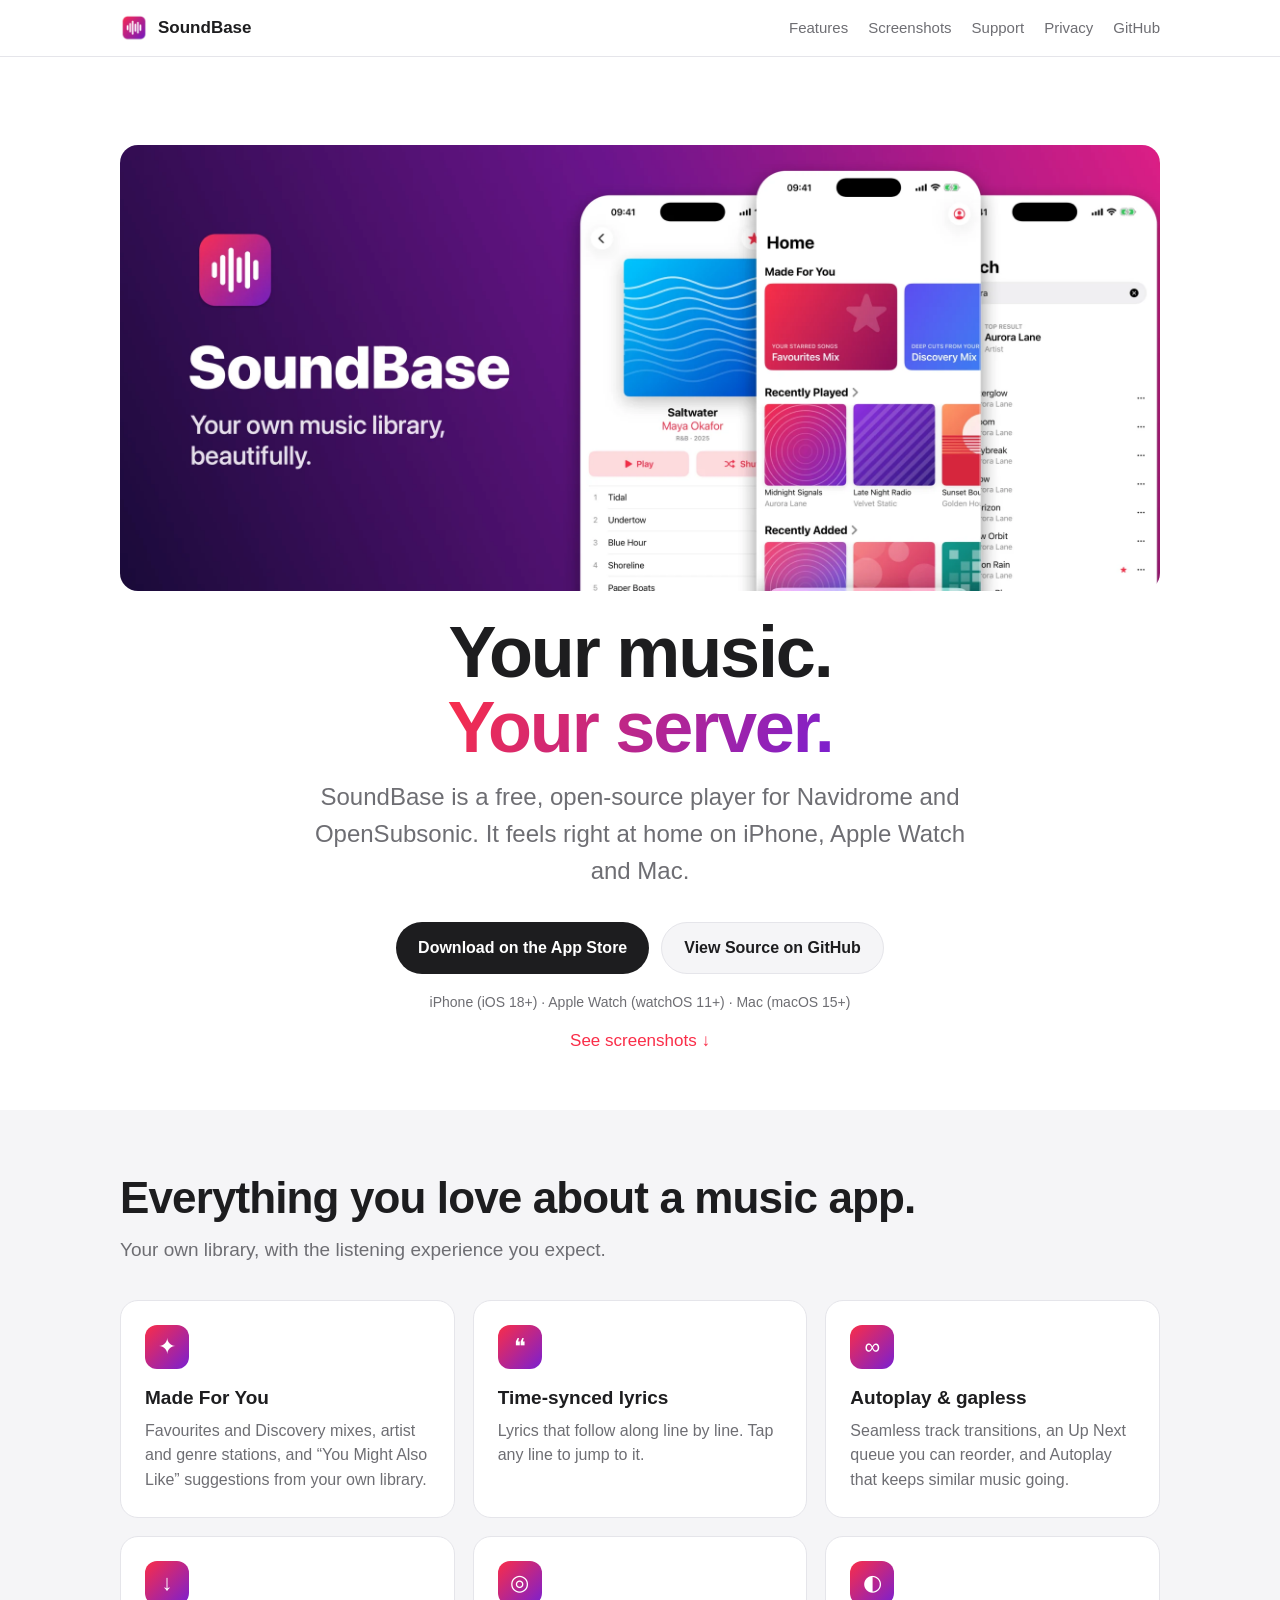
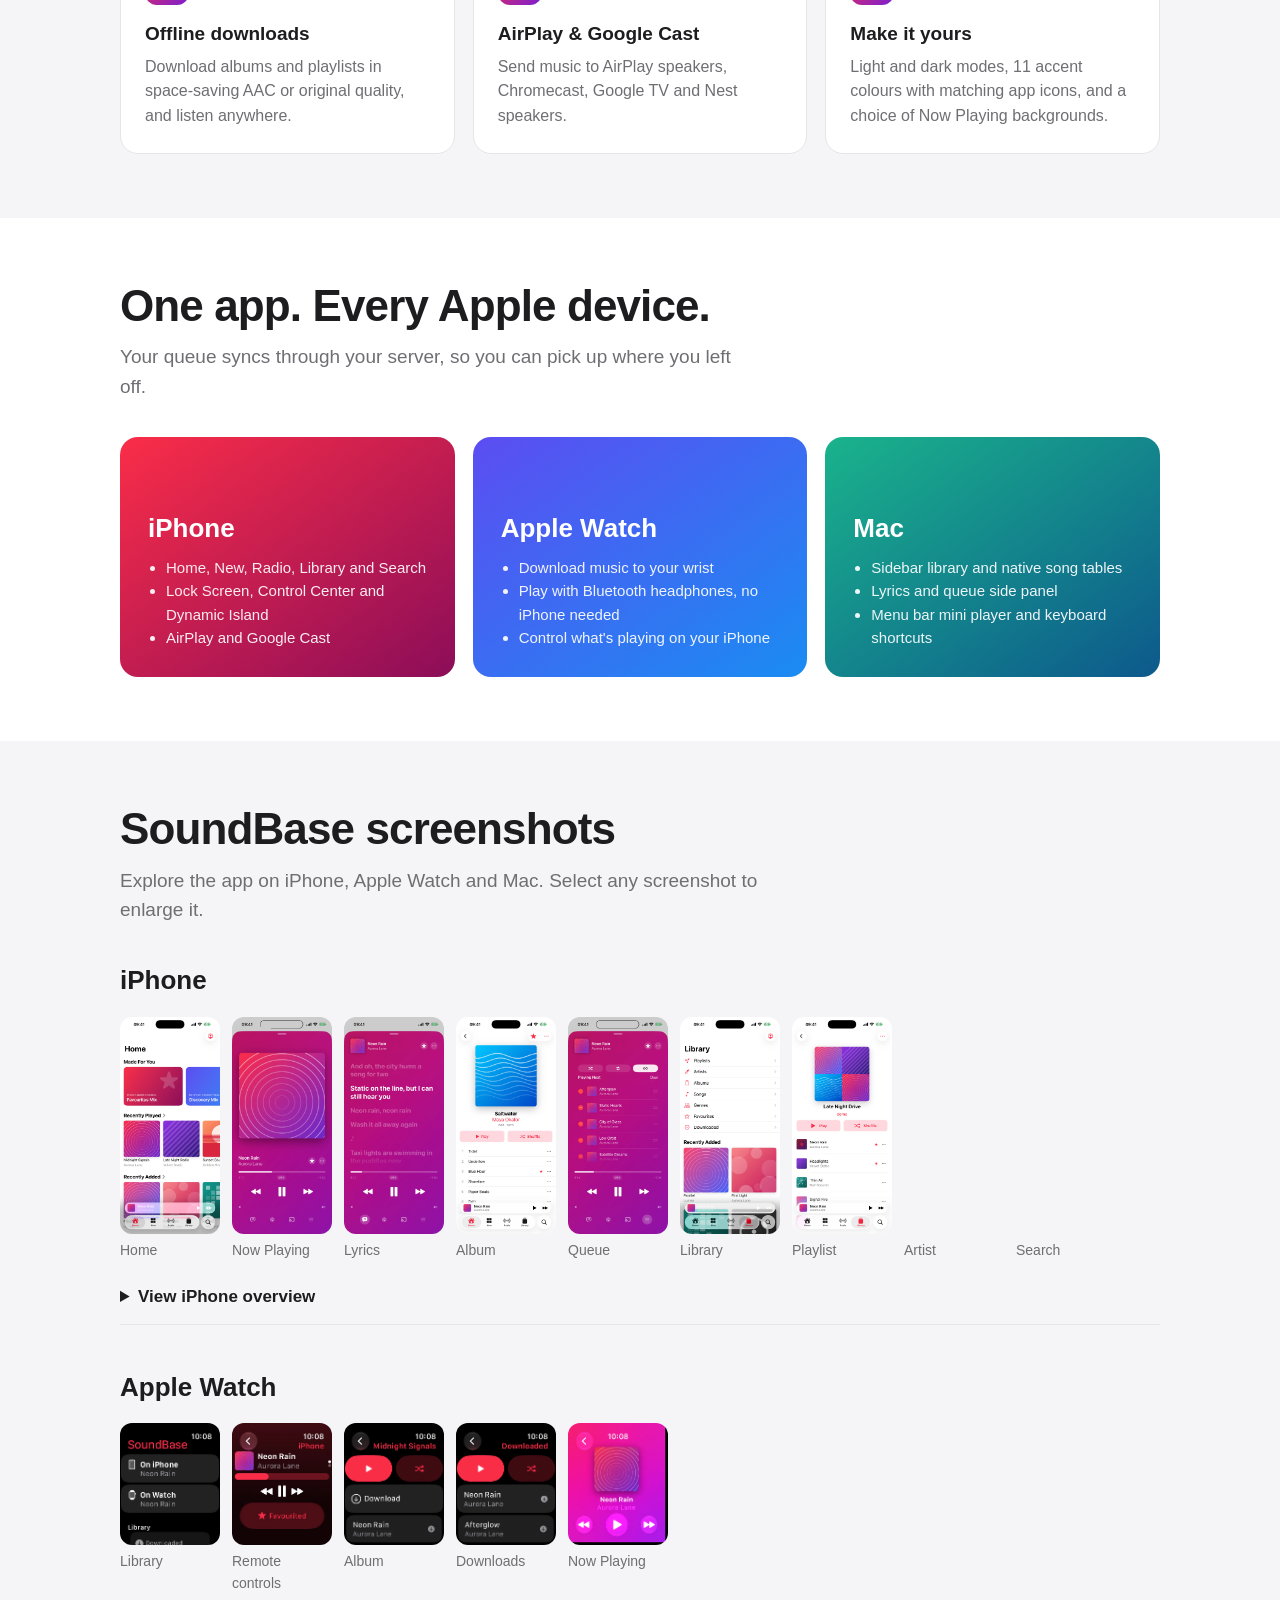
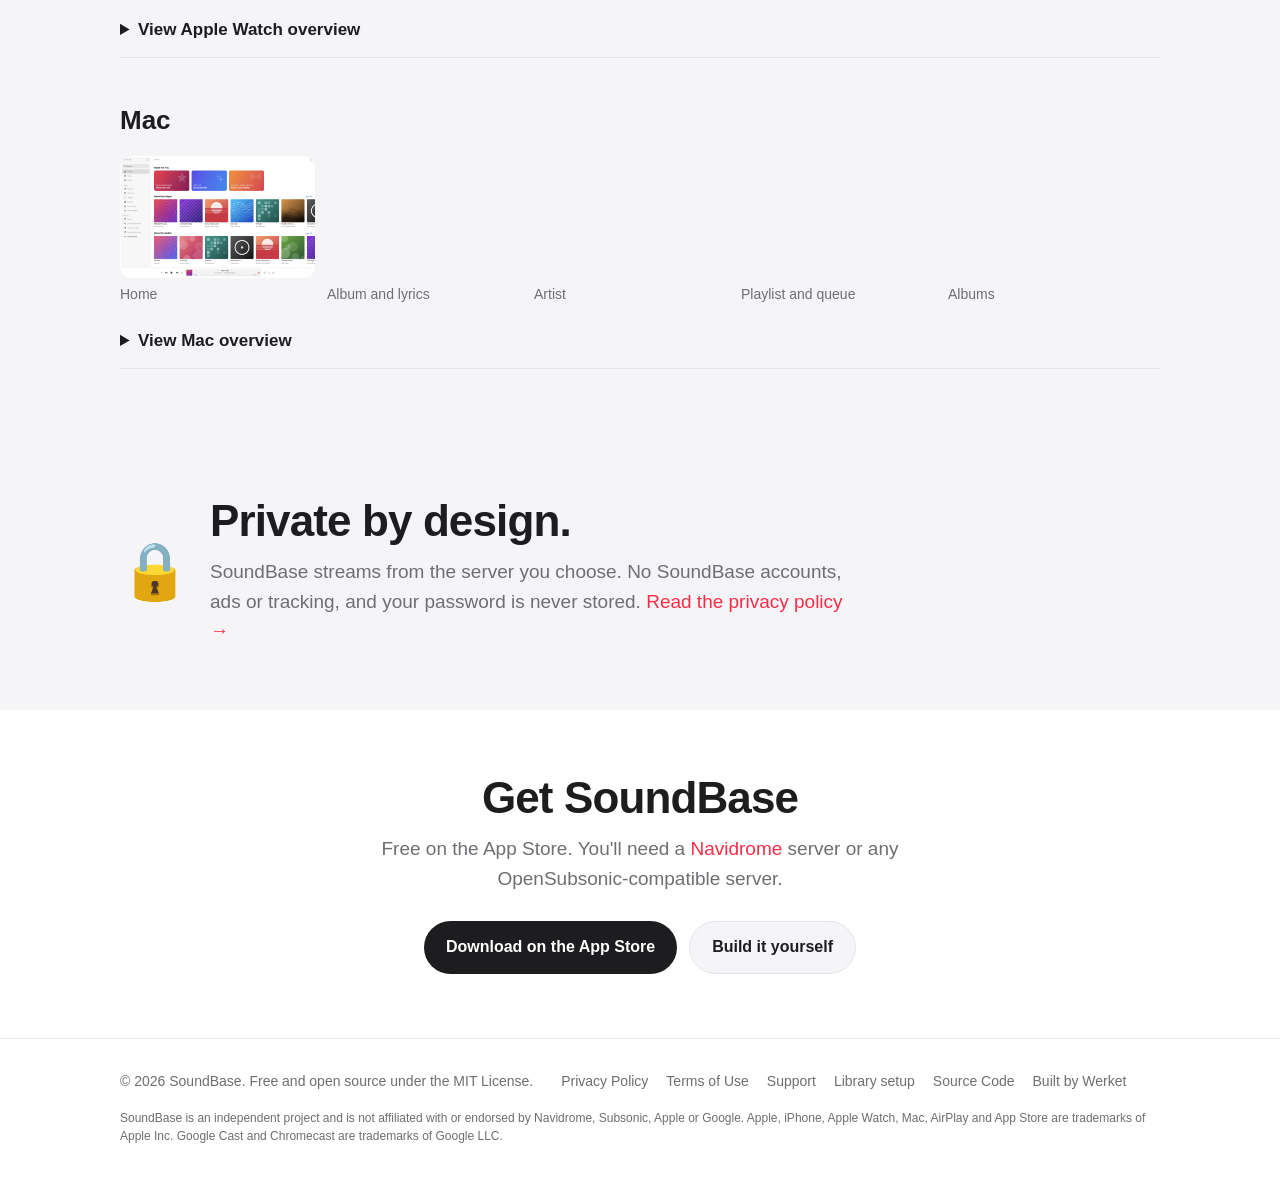
<file: docs/index.html>
<!doctype html>
<html lang="en">
<head>
<meta charset="utf-8">
<meta name="viewport" content="width=device-width, initial-scale=1">
<title>SoundBase — Your Navidrome music, beautifully</title>
<meta name="description" content="A free, open-source music player for Navidrome and OpenSubsonic servers on iPhone, Apple Watch and Mac.">
<meta property="og:title" content="SoundBase — Your Navidrome music, beautifully">
<meta property="og:description" content="A free, open-source music player for Navidrome and OpenSubsonic servers on iPhone, Apple Watch and Mac.">
<meta property="og:type" content="website">
<meta property="og:url" content="https://werket-werk.github.io/SoundBase/">
<meta property="og:image" content="https://werket-werk.github.io/SoundBase/assets/icon.png">
<meta name="twitter:card" content="summary">
<meta name="apple-itunes-app" content="app-id=6832102460">
<link rel="icon" href="assets/favicon.png">
<link rel="apple-touch-icon" href="assets/icon.png">
<link rel="stylesheet" href="assets/style.css?v=promo-images">
</head>
<body>
<header class="nav"><div class="wrap">
  <a class="brand" href="index.html"><img src="assets/icon.png" alt="">SoundBase</a>
  <nav class="links">
    <a href="index.html#features" class="hide-sm">Features</a>
    <a href="index.html#screenshots" class="hide-sm">Screenshots</a>
    <a href="support.html">Support</a>
    <a href="privacy.html">Privacy</a>
    <a href="https://github.com/werket-werk/SoundBase">GitHub</a>
  </nav>
</div></header>
<main>

<section class="hero"><div class="wrap">
  <img class="hero-banner" src="assets/screenshots/header.webp" width="2160" height="926" alt="SoundBase. Your own music library, beautifully. Preview of Album, Home and Search on iPhone." fetchpriority="high">
  <h1>Your music.<br><span>Your server.</span></h1>
  <p class="lede">SoundBase is a free, open-source player for Navidrome and OpenSubsonic. It feels right at home on iPhone, Apple Watch and Mac.</p>
  <div class="buttons">
    <a class="btn primary" href="https://apps.apple.com/app/id6832102460">Download on the App Store</a>
    <a class="btn secondary" href="https://github.com/werket-werk/SoundBase">View Source on GitHub</a>
  </div>
  <p class="platforms">iPhone (iOS 18+) · Apple Watch (watchOS 11+) · Mac (macOS 15+)</p>
  <a href="#screenshots">See screenshots ↓</a>
</div></section>

<section id="features" class="soft"><div class="wrap">
  <h2>Everything you love about a music app.</h2>
  <p class="section-lede">Your own library, with the listening experience you expect.</p>
  <div class="grid">
    <div class="card"><div class="ico">✦</div><h3>Made For You</h3><p>Favourites and Discovery mixes, artist and genre stations, and “You Might Also Like” suggestions from your own library.</p></div>
    <div class="card"><div class="ico">❝</div><h3>Time-synced lyrics</h3><p>Lyrics that follow along line by line. Tap any line to jump to it.</p></div>
    <div class="card"><div class="ico">∞</div><h3>Autoplay &amp; gapless</h3><p>Seamless track transitions, an Up Next queue you can reorder, and Autoplay that keeps similar music going.</p></div>
    <div class="card"><div class="ico">↓</div><h3>Offline downloads</h3><p>Download albums and playlists in space-saving AAC or original quality, and listen anywhere.</p></div>
    <div class="card"><div class="ico">◎</div><h3>AirPlay &amp; Google Cast</h3><p>Send music to AirPlay speakers, Chromecast, Google TV and Nest speakers.</p></div>
    <div class="card"><div class="ico">◐</div><h3>Make it yours</h3><p>Light and dark modes, 11 accent colours with matching app icons, and a choice of Now Playing backgrounds.</p></div>
  </div>
</div></section>

<section><div class="wrap">
  <h2>One app. Every Apple device.</h2>
  <p class="section-lede">Your queue syncs through your server, so you can pick up where you left off.</p>
  <div class="devices">
    <div class="device phone"><h3>iPhone</h3><ul><li>Home, New, Radio, Library and Search</li><li>Lock Screen, Control Center and Dynamic Island</li><li>AirPlay and Google Cast</li></ul></div>
    <div class="device watch"><h3>Apple Watch</h3><ul><li>Download music to your wrist</li><li>Play with Bluetooth headphones, no iPhone needed</li><li>Control what's playing on your iPhone</li></ul></div>
    <div class="device mac"><h3>Mac</h3><ul><li>Sidebar library and native song tables</li><li>Lyrics and queue side panel</li><li>Menu bar mini player and keyboard shortcuts</li></ul></div>
  </div>
</div></section>

<section id="screenshots" class="soft"><div class="wrap">
  <h2>SoundBase screenshots</h2>
  <p class="section-lede">Explore the app on iPhone, Apple Watch and Mac. Select any screenshot to enlarge it.</p>
  <div class="screenshot-group">
    <h3>iPhone</h3>
    <div class="screenshot-grid screenshot-iphone">
      <figure>
        <a href="assets/screenshots/iphone/01-home.webp" aria-label="Enlarge Home on iPhone"><img src="assets/screenshots/iphone/01-home.webp" width="1320" height="2868" alt="Home on iPhone" loading="lazy" decoding="async"></a>
        <figcaption>Home</figcaption>
      </figure>
      <figure>
        <a href="assets/screenshots/iphone/02-now-playing.webp" aria-label="Enlarge Now Playing on iPhone"><img src="assets/screenshots/iphone/02-now-playing.webp" width="1320" height="2868" alt="Now Playing on iPhone" loading="lazy" decoding="async"></a>
        <figcaption>Now Playing</figcaption>
      </figure>
      <figure>
        <a href="assets/screenshots/iphone/03-lyrics.webp" aria-label="Enlarge Lyrics on iPhone"><img src="assets/screenshots/iphone/03-lyrics.webp" width="1320" height="2868" alt="Lyrics on iPhone" loading="lazy" decoding="async"></a>
        <figcaption>Lyrics</figcaption>
      </figure>
      <figure>
        <a href="assets/screenshots/iphone/04-album.webp" aria-label="Enlarge Album on iPhone"><img src="assets/screenshots/iphone/04-album.webp" width="1320" height="2868" alt="Album on iPhone" loading="lazy" decoding="async"></a>
        <figcaption>Album</figcaption>
      </figure>
      <figure>
        <a href="assets/screenshots/iphone/05-queue.webp" aria-label="Enlarge Queue on iPhone"><img src="assets/screenshots/iphone/05-queue.webp" width="1320" height="2868" alt="Queue on iPhone" loading="lazy" decoding="async"></a>
        <figcaption>Queue</figcaption>
      </figure>
      <figure>
        <a href="assets/screenshots/iphone/06-library.webp" aria-label="Enlarge Library on iPhone"><img src="assets/screenshots/iphone/06-library.webp" width="1320" height="2868" alt="Library on iPhone" loading="lazy" decoding="async"></a>
        <figcaption>Library</figcaption>
      </figure>
      <figure>
        <a href="assets/screenshots/iphone/07-playlist.webp" aria-label="Enlarge Playlist on iPhone"><img src="assets/screenshots/iphone/07-playlist.webp" width="1320" height="2868" alt="Playlist on iPhone" loading="lazy" decoding="async"></a>
        <figcaption>Playlist</figcaption>
      </figure>
      <figure>
        <a href="assets/screenshots/iphone/08-artist.webp" aria-label="Enlarge Artist on iPhone"><img src="assets/screenshots/iphone/08-artist.webp" width="1320" height="2868" alt="Artist on iPhone" loading="lazy" decoding="async"></a>
        <figcaption>Artist</figcaption>
      </figure>
      <figure>
        <a href="assets/screenshots/iphone/09-search.webp" aria-label="Enlarge Search on iPhone"><img src="assets/screenshots/iphone/09-search.webp" width="1320" height="2868" alt="Search on iPhone" loading="lazy" decoding="async"></a>
        <figcaption>Search</figcaption>
      </figure>
    </div>
    <details class="screenshot-overview">
      <summary>View iPhone overview</summary>
      <a href="assets/screenshots/search-results.webp" aria-label="Enlarge iPhone overview"><img src="assets/screenshots/search-results.webp" width="2160" height="1440" alt="SoundBase on iPhone showing the Saltwater album, Home and search results for Aurora Lane" loading="lazy" decoding="async"></a>
    </details>
  </div>
  <div class="screenshot-group">
    <h3>Apple Watch</h3>
    <div class="screenshot-grid screenshot-watch">
      <figure>
        <a href="assets/screenshots/watch/01-library.webp" aria-label="Enlarge Library on Apple Watch"><img src="assets/screenshots/watch/01-library.webp" width="422" height="514" alt="Library on Apple Watch" loading="lazy" decoding="async"></a>
        <figcaption>Library</figcaption>
      </figure>
      <figure>
        <a href="assets/screenshots/watch/02-remote.webp" aria-label="Enlarge Remote controls on Apple Watch"><img src="assets/screenshots/watch/02-remote.webp" width="422" height="514" alt="Remote controls on Apple Watch" loading="lazy" decoding="async"></a>
        <figcaption>Remote controls</figcaption>
      </figure>
      <figure>
        <a href="assets/screenshots/watch/03-album.webp" aria-label="Enlarge Album on Apple Watch"><img src="assets/screenshots/watch/03-album.webp" width="422" height="514" alt="Album on Apple Watch" loading="lazy" decoding="async"></a>
        <figcaption>Album</figcaption>
      </figure>
      <figure>
        <a href="assets/screenshots/watch/04-downloaded.webp" aria-label="Enlarge Downloads on Apple Watch"><img src="assets/screenshots/watch/04-downloaded.webp" width="422" height="514" alt="Downloads on Apple Watch" loading="lazy" decoding="async"></a>
        <figcaption>Downloads</figcaption>
      </figure>
      <figure>
        <a href="assets/screenshots/watch/05-now-playing.webp" aria-label="Enlarge Now Playing on Apple Watch"><img src="assets/screenshots/watch/05-now-playing.webp" width="422" height="514" alt="Now Playing on Apple Watch" loading="lazy" decoding="async"></a>
        <figcaption>Now Playing</figcaption>
      </figure>
    </div>
    <details class="screenshot-overview">
      <summary>View Apple Watch overview</summary>
      <a href="assets/screenshots/watch-overview.webp" aria-label="Enlarge Apple Watch overview"><img src="assets/screenshots/watch-overview.webp" width="2110" height="514" alt="Combined preview of SoundBase on Apple Watch" loading="lazy" decoding="async"></a>
    </details>
  </div>
  <div class="screenshot-group">
    <h3>Mac</h3>
    <div class="screenshot-grid screenshot-mac">
      <figure>
        <a href="assets/screenshots/mac/01-home.webp" aria-label="Enlarge Home on Mac"><img src="assets/screenshots/mac/01-home.webp" width="2880" height="1800" alt="Home on Mac" loading="lazy" decoding="async"></a>
        <figcaption>Home</figcaption>
      </figure>
      <figure>
        <a href="assets/screenshots/mac/02-album-lyrics.webp" aria-label="Enlarge Album and lyrics on Mac"><img src="assets/screenshots/mac/02-album-lyrics.webp" width="2880" height="1800" alt="Album and lyrics on Mac" loading="lazy" decoding="async"></a>
        <figcaption>Album and lyrics</figcaption>
      </figure>
      <figure>
        <a href="assets/screenshots/mac/03-artist.webp" aria-label="Enlarge Artist on Mac"><img src="assets/screenshots/mac/03-artist.webp" width="2880" height="1800" alt="Artist on Mac" loading="lazy" decoding="async"></a>
        <figcaption>Artist</figcaption>
      </figure>
      <figure>
        <a href="assets/screenshots/mac/04-playlist-queue.webp" aria-label="Enlarge Playlist and queue on Mac"><img src="assets/screenshots/mac/04-playlist-queue.webp" width="2880" height="1800" alt="Playlist and queue on Mac" loading="lazy" decoding="async"></a>
        <figcaption>Playlist and queue</figcaption>
      </figure>
      <figure>
        <a href="assets/screenshots/mac/05-albums.webp" aria-label="Enlarge Albums on Mac"><img src="assets/screenshots/mac/05-albums.webp" width="2880" height="1800" alt="Albums on Mac" loading="lazy" decoding="async"></a>
        <figcaption>Albums</figcaption>
      </figure>
    </div>
    <details class="screenshot-overview">
      <summary>View Mac overview</summary>
      <a href="assets/screenshots/mac-overview.webp" aria-label="Enlarge Mac overview"><img src="assets/screenshots/mac-overview.webp" width="1920" height="1200" alt="Combined preview of SoundBase on Mac" loading="lazy" decoding="async"></a>
    </details>
  </div>
</div></section>

<dialog id="screenshot-viewer" aria-labelledby="screenshot-viewer-title">
  <div class="viewer-toolbar">
    <span id="screenshot-viewer-title">SoundBase screenshots</span>
    <form method="dialog"><button type="submit" aria-label="Close screenshot" autofocus>×</button></form>
  </div>
  <div class="viewer-stage"><img alt="" draggable="false"></div>
  <div class="viewer-controls">
    <button type="button" data-step="-1" aria-label="Previous screenshot">←</button>
    <div class="viewer-caption" aria-live="polite" aria-atomic="true">
      <span class="viewer-name"></span>
      <span class="viewer-count"></span>
    </div>
    <button type="button" data-step="1" aria-label="Next screenshot">→</button>
  </div>
</dialog>
<script src="assets/gallery.js?v=0e96cab9c519" defer></script>

<section class="soft"><div class="wrap privacy-banner">
  <div class="big">🔒</div>
  <div>
    <h2>Private by design.</h2>
    <p class="section-lede" style="margin:0">SoundBase streams from the server you choose. No SoundBase accounts, ads or tracking, and your password is never stored. <a href="privacy.html">Read the privacy policy →</a></p>
  </div>
</div></section>

<section id="download"><div class="wrap" style="text-align:center">
  <h2>Get SoundBase</h2>
  <p class="section-lede" style="margin:0 auto 28px">Free on the App Store. You'll need a <a href="https://www.navidrome.org">Navidrome</a> server or any OpenSubsonic-compatible server.</p>
  <div class="buttons">
    <a class="btn primary" href="https://apps.apple.com/app/id6832102460">Download on the App Store</a>
    <a class="btn secondary" href="https://github.com/werket-werk/SoundBase">Build it yourself</a>
  </div>
</div></section>

</main>
<footer><div class="wrap">
  <span>© 2026 SoundBase. Free and open source under the MIT License.</span>
  <span class="links"><a href="privacy.html">Privacy Policy</a><a href="terms.html">Terms of Use</a><a href="support.html">Support</a><a href="library-setup.html">Library setup</a><a href="https://github.com/werket-werk/SoundBase">Source Code</a><a href="https://werket.com.au">Built by Werket</a></span>
  <span class="fine">SoundBase is an independent project and is not affiliated with or endorsed by Navidrome, Subsonic, Apple or Google. Apple, iPhone, Apple Watch, Mac, AirPlay and App Store are trademarks of Apple Inc. Google Cast and Chromecast are trademarks of Google LLC.</span>
</div></footer>
</body>
</html>
</file>
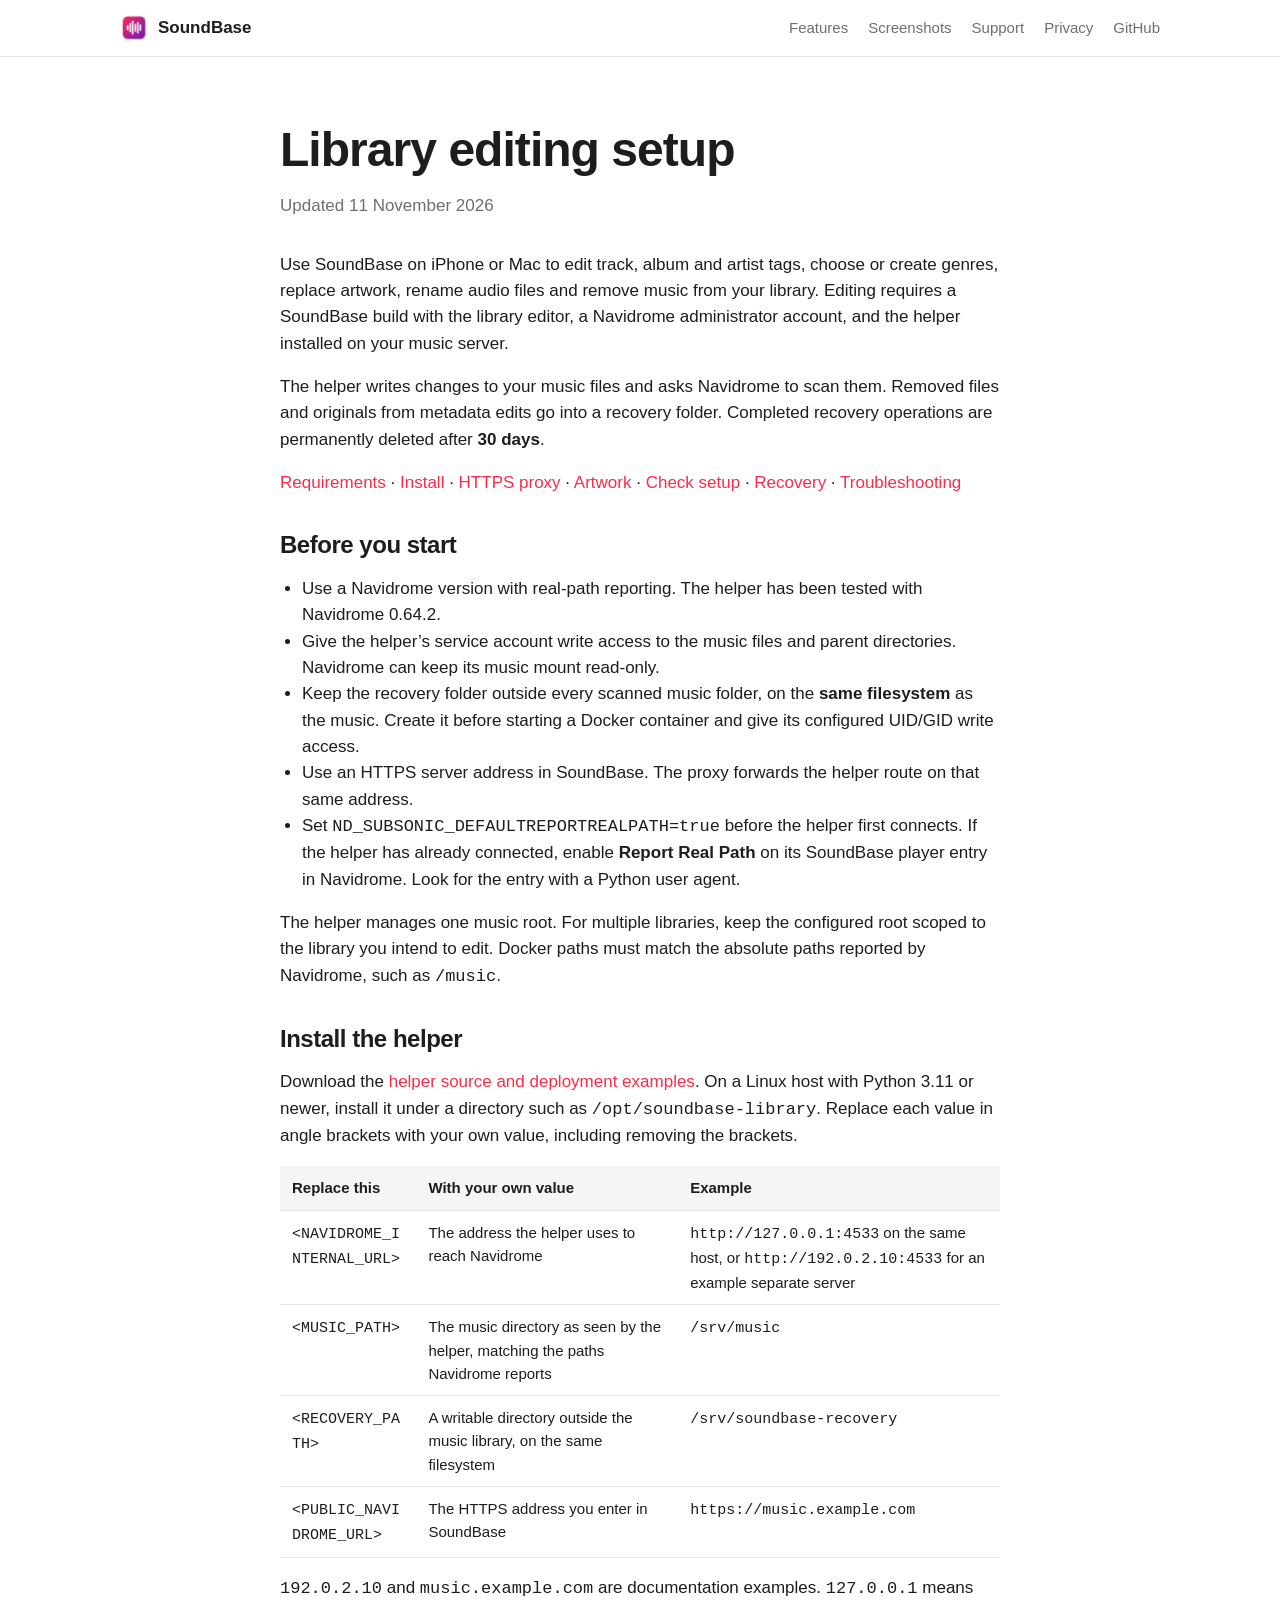
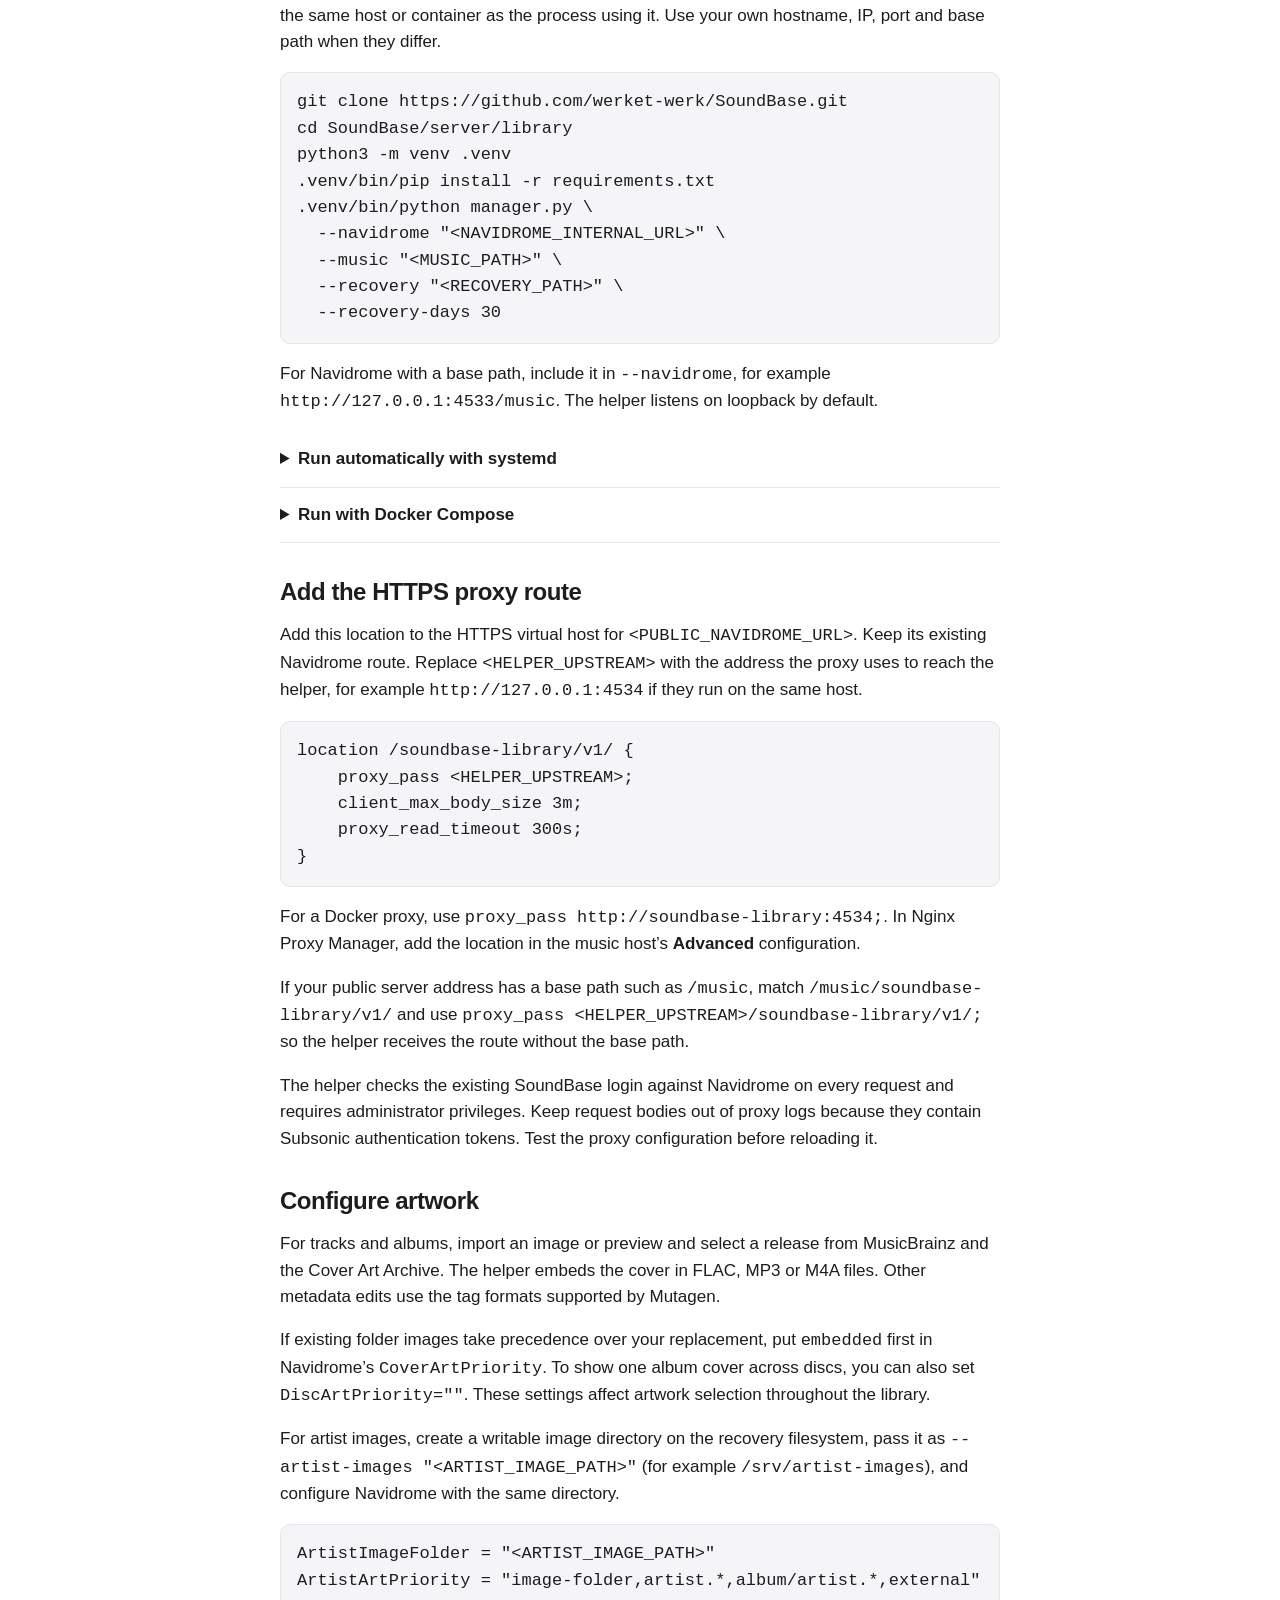
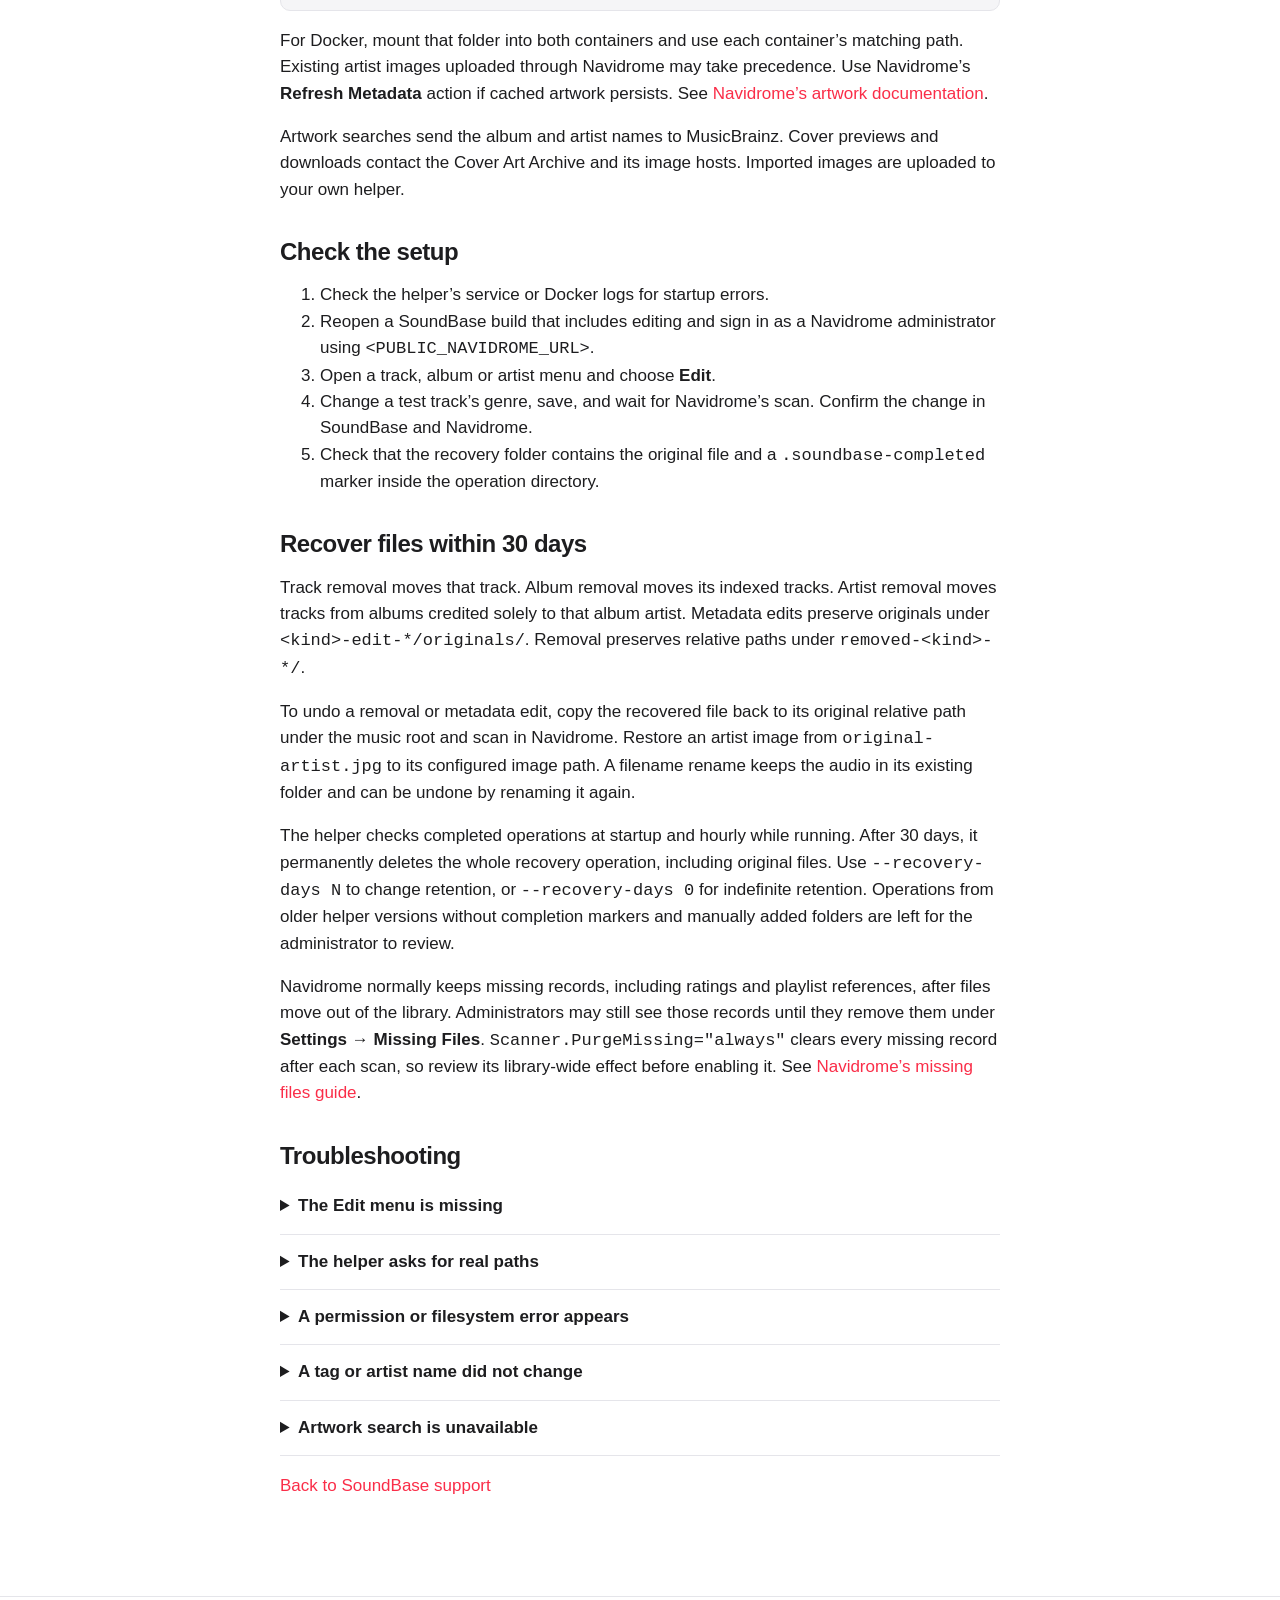
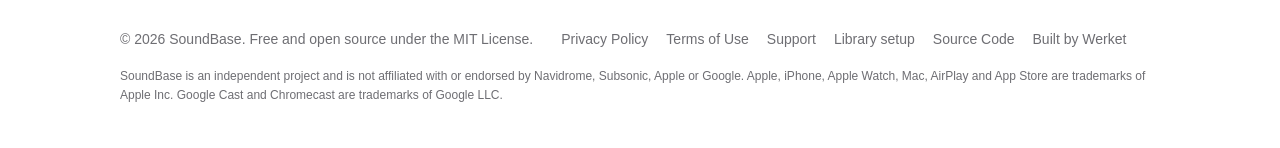
<file: docs/library-setup.html>
<!doctype html>
<html lang="en">
<head>
<meta charset="utf-8">
<meta name="viewport" content="width=device-width, initial-scale=1">
<title>Library editing setup — SoundBase</title>
<meta name="description" content="Install the SoundBase Navidrome helper, configure artwork and recover files for 30 days.">
<meta property="og:title" content="Library editing setup — SoundBase">
<meta property="og:description" content="Install the SoundBase Navidrome helper, configure artwork and recover files for 30 days.">
<meta property="og:image" content="assets/icon.png">
<link rel="icon" href="assets/favicon.png">
<link rel="apple-touch-icon" href="assets/icon.png">
<link rel="stylesheet" href="assets/style.css?v=e8a472062307">
</head>
<body>
<header class="nav"><div class="wrap">
  <a class="brand" href="index.html"><img src="assets/icon.png" alt="">SoundBase</a>
  <nav class="links">
    <a href="index.html#features" class="hide-sm">Features</a>
    <a href="index.html#screenshots" class="hide-sm">Screenshots</a>
    <a href="support.html">Support</a>
    <a href="privacy.html">Privacy</a>
    <a href="https://github.com/werket-werk/SoundBase">GitHub</a>
  </nav>
</div></header>
<main>

<article class="doc"><div class="wrap">
<h1>Library editing setup</h1>
<p class="updated">Updated 11 November 2026</p>
<p>Use SoundBase on iPhone or Mac to edit track, album and artist tags, choose or create genres, replace artwork, rename audio files and remove music from your library. Editing requires a SoundBase build with the library editor, a Navidrome administrator account, and the helper installed on your music server.</p>
<p>The helper writes changes to your music files and asks Navidrome to scan them. Removed files and originals from metadata edits go into a recovery folder. Completed recovery operations are permanently deleted after <strong>30 days</strong>.</p>
<nav aria-label="On this page"><a href="#requirements">Requirements</a> · <a href="#install">Install</a> · <a href="#proxy">HTTPS proxy</a> · <a href="#artwork">Artwork</a> · <a href="#verify">Check setup</a> · <a href="#recovery">Recovery</a> · <a href="#troubleshooting">Troubleshooting</a></nav>

<h2 id="requirements">Before you start</h2>
<ul>
<li>Use a Navidrome version with real-path reporting. The helper has been tested with Navidrome 0.64.2.</li>
<li>Give the helper’s service account write access to the music files and parent directories. Navidrome can keep its music mount read-only.</li>
<li>Keep the recovery folder outside every scanned music folder, on the <strong>same filesystem</strong> as the music. Create it before starting a Docker container and give its configured UID/GID write access.</li>
<li>Use an HTTPS server address in SoundBase. The proxy forwards the helper route on that same address.</li>
<li>Set <code>ND_SUBSONIC_DEFAULTREPORTREALPATH=true</code> before the helper first connects. If the helper has already connected, enable <strong>Report Real Path</strong> on its SoundBase player entry in Navidrome. Look for the entry with a Python user agent.</li>
</ul>
<p>The helper manages one music root. For multiple libraries, keep the configured root scoped to the library you intend to edit. Docker paths must match the absolute paths reported by Navidrome, such as <code>/music</code>.</p>

<h2 id="install">Install the helper</h2>
<p>Download the <a href="https://github.com/werket-werk/SoundBase/tree/main/server/library">helper source and deployment examples</a>. On a Linux host with Python 3.11 or newer, install it under a directory such as <code>/opt/soundbase-library</code>. Replace each value in angle brackets with your own value, including removing the brackets.</p>
<table>
  <thead><tr><th>Replace this</th><th>With your own value</th><th>Example</th></tr></thead>
  <tbody>
    <tr><td><code>&lt;NAVIDROME_INTERNAL_URL&gt;</code></td><td>The address the helper uses to reach Navidrome</td><td><code>http://127.0.0.1:4533</code> on the same host, or <code>http://192.0.2.10:4533</code> for an example separate server</td></tr>
    <tr><td><code>&lt;MUSIC_PATH&gt;</code></td><td>The music directory as seen by the helper, matching the paths Navidrome reports</td><td><code>/srv/music</code></td></tr>
    <tr><td><code>&lt;RECOVERY_PATH&gt;</code></td><td>A writable directory outside the music library, on the same filesystem</td><td><code>/srv/soundbase-recovery</code></td></tr>
    <tr><td><code>&lt;PUBLIC_NAVIDROME_URL&gt;</code></td><td>The HTTPS address you enter in SoundBase</td><td><code>https://music.example.com</code></td></tr>
  </tbody>
</table>
<p><code>192.0.2.10</code> and <code>music.example.com</code> are documentation examples. <code>127.0.0.1</code> means the same host or container as the process using it. Use your own hostname, IP, port and base path when they differ.</p>
<pre><code>git clone https://github.com/werket-werk/SoundBase.git
cd SoundBase/server/library
python3 -m venv .venv
.venv/bin/pip install -r requirements.txt
.venv/bin/python manager.py \
  --navidrome "&lt;NAVIDROME_INTERNAL_URL&gt;" \
  --music "&lt;MUSIC_PATH&gt;" \
  --recovery "&lt;RECOVERY_PATH&gt;" \
  --recovery-days 30</code></pre>
<p>For Navidrome with a base path, include it in <code>--navidrome</code>, for example <code>http://127.0.0.1:4533/music</code>. The helper listens on loopback by default.</p>
<details><summary>Run automatically with systemd</summary>
<p>Place the helper files and virtual environment in <code>/opt/soundbase-library</code>. Replace <code>&lt;SERVICE_USER&gt;</code> and <code>&lt;SERVICE_GROUP&gt;</code> with the account and group that can write your files, for example <code>music</code>. Replace <code>&lt;HELPER_DIR&gt;</code> with the installation directory, for example <code>/opt/soundbase-library</code>. Save this as <code>/etc/systemd/system/soundbase-library.service</code>.</p>
<pre><code>[Unit]
Description=SoundBase library helper
After=network-online.target
Wants=network-online.target

[Service]
User=&lt;SERVICE_USER&gt;
Group=&lt;SERVICE_GROUP&gt;
WorkingDirectory=&lt;HELPER_DIR&gt;
ExecStart=&lt;HELPER_DIR&gt;/.venv/bin/python "&lt;HELPER_DIR&gt;/manager.py" --navidrome "&lt;NAVIDROME_INTERNAL_URL&gt;" --music "&lt;MUSIC_PATH&gt;" --recovery "&lt;RECOVERY_PATH&gt;" --recovery-days 30
Restart=on-failure

[Install]
WantedBy=multi-user.target</code></pre>
<pre><code>sudo systemctl enable --now soundbase-library
systemctl status soundbase-library</code></pre>
</details>
<details><summary>Run with Docker Compose</summary>
<p>Use <code>Dockerfile</code> and <code>compose.example.yml</code> from the helper directory. Replace the sample host paths on the left side of the volume mounts. Set the container music path to the path Navidrome reports, and match the helper’s <code>--music</code> argument to it. Use your service account’s UID/GID instead of the sample <code>1000:1000</code> and your Docker network name instead of <code>music</code>. Put Navidrome, the helper and the HTTPS proxy on that network.</p>
<pre><code>docker compose -f compose.example.yml up -d --build
docker compose -f compose.example.yml logs soundbase-library</code></pre>
<p>The example binds inside the container and publishes no host port. Point the proxy at <code>http://soundbase-library:4534</code>. The Navidrome URL becomes <code>http://navidrome:4533</code> when that is its container name.</p>
</details>

<h2 id="proxy">Add the HTTPS proxy route</h2>
<p>Add this location to the HTTPS virtual host for <code>&lt;PUBLIC_NAVIDROME_URL&gt;</code>. Keep its existing Navidrome route. Replace <code>&lt;HELPER_UPSTREAM&gt;</code> with the address the proxy uses to reach the helper, for example <code>http://127.0.0.1:4534</code> if they run on the same host.</p>
<pre><code>location /soundbase-library/v1/ {
    proxy_pass &lt;HELPER_UPSTREAM&gt;;
    client_max_body_size 3m;
    proxy_read_timeout 300s;
}</code></pre>
<p>For a Docker proxy, use <code>proxy_pass http://soundbase-library:4534;</code>. In Nginx Proxy Manager, add the location in the music host’s <strong>Advanced</strong> configuration.</p>
<p>If your public server address has a base path such as <code>/music</code>, match <code>/music/soundbase-library/v1/</code> and use <code>proxy_pass &lt;HELPER_UPSTREAM&gt;/soundbase-library/v1/;</code> so the helper receives the route without the base path.</p>
<p>The helper checks the existing SoundBase login against Navidrome on every request and requires administrator privileges. Keep request bodies out of proxy logs because they contain Subsonic authentication tokens. Test the proxy configuration before reloading it.</p>

<h2 id="artwork">Configure artwork</h2>
<p>For tracks and albums, import an image or preview and select a release from MusicBrainz and the Cover Art Archive. The helper embeds the cover in FLAC, MP3 or M4A files. Other metadata edits use the tag formats supported by Mutagen.</p>
<p>If existing folder images take precedence over your replacement, put <code>embedded</code> first in Navidrome’s <code>CoverArtPriority</code>. To show one album cover across discs, you can also set <code>DiscArtPriority=""</code>. These settings affect artwork selection throughout the library.</p>
<p>For artist images, create a writable image directory on the recovery filesystem, pass it as <code>--artist-images "&lt;ARTIST_IMAGE_PATH&gt;"</code> (for example <code>/srv/artist-images</code>), and configure Navidrome with the same directory.</p>
<pre><code>ArtistImageFolder = "&lt;ARTIST_IMAGE_PATH&gt;"
ArtistArtPriority = "image-folder,artist.*,album/artist.*,external"</code></pre>
<p>For Docker, mount that folder into both containers and use each container’s matching path. Existing artist images uploaded through Navidrome may take precedence. Use Navidrome’s <strong>Refresh Metadata</strong> action if cached artwork persists. See <a href="https://www.navidrome.org/docs/usage/library/artwork/">Navidrome’s artwork documentation</a>.</p>
<p>Artwork searches send the album and artist names to MusicBrainz. Cover previews and downloads contact the Cover Art Archive and its image hosts. Imported images are uploaded to your own helper.</p>

<h2 id="verify">Check the setup</h2>
<ol>
<li>Check the helper’s service or Docker logs for startup errors.</li>
<li>Reopen a SoundBase build that includes editing and sign in as a Navidrome administrator using <code>&lt;PUBLIC_NAVIDROME_URL&gt;</code>.</li>
<li>Open a track, album or artist menu and choose <strong>Edit</strong>.</li>
<li>Change a test track’s genre, save, and wait for Navidrome’s scan. Confirm the change in SoundBase and Navidrome.</li>
<li>Check that the recovery folder contains the original file and a <code>.soundbase-completed</code> marker inside the operation directory.</li>
</ol>

<h2 id="recovery">Recover files within 30 days</h2>
<p>Track removal moves that track. Album removal moves its indexed tracks. Artist removal moves tracks from albums credited solely to that album artist. Metadata edits preserve originals under <code>&lt;kind&gt;-edit-*/originals/</code>. Removal preserves relative paths under <code>removed-&lt;kind&gt;-*/</code>.</p>
<p>To undo a removal or metadata edit, copy the recovered file back to its original relative path under the music root and scan in Navidrome. Restore an artist image from <code>original-artist.jpg</code> to its configured image path. A filename rename keeps the audio in its existing folder and can be undone by renaming it again.</p>
<p>The helper checks completed operations at startup and hourly while running. After 30 days, it permanently deletes the whole recovery operation, including original files. Use <code>--recovery-days N</code> to change retention, or <code>--recovery-days 0</code> for indefinite retention. Operations from older helper versions without completion markers and manually added folders are left for the administrator to review.</p>
<p>Navidrome normally keeps missing records, including ratings and playlist references, after files move out of the library. Administrators may still see those records until they remove them under <strong>Settings → Missing Files</strong>. <code>Scanner.PurgeMissing="always"</code> clears every missing record after each scan, so review its library-wide effect before enabling it. See <a href="https://navidrome.org/docs/usage/library/missing-files/">Navidrome’s missing files guide</a>.</p>

<h2 id="troubleshooting">Troubleshooting</h2>
<details><summary>The Edit menu is missing</summary><p>Check that the installed SoundBase build includes editing, the account is a Navidrome administrator, the address uses HTTPS, and the proxy forwards <code>/soundbase-library/v1/</code>. Reopen the app after changing the helper setup.</p></details>
<details><summary>The helper asks for real paths</summary><p>Enable Report Real Path on the SoundBase player entry created by the helper. Check that the helper can access the exact path returned for the track. Container paths and host paths can differ.</p></details>
<details><summary>A permission or filesystem error appears</summary><p>Check ownership, write access, available storage, and that music, recovery and the optional artist image directory share a filesystem. The helper uses hard links to preserve originals. Test support on your NAS with disposable files.</p></details>
<details><summary>A tag or artist name did not change</summary><p>Artist renaming replaces exact Artist and Album Artist tag values, including plural variants. Combined credits stored in one value are preserved. Check the raw tags in Navidrome and choose the affected track for a direct edit.</p></details>
<details><summary>Artwork search is unavailable</summary><p>MusicBrainz and the Cover Art Archive can return rate limits, missing covers or network errors. Wait and retry, or choose an image file.</p></details>
<p><a href="support.html">Back to SoundBase support</a></p>
</div></article>

</main>
<footer><div class="wrap">
  <span>© 2026 SoundBase. Free and open source under the MIT License.</span>
  <span class="links"><a href="privacy.html">Privacy Policy</a><a href="terms.html">Terms of Use</a><a href="support.html">Support</a><a href="library-setup.html">Library setup</a><a href="https://github.com/werket-werk/SoundBase">Source Code</a><a href="https://werket.com.au">Built by Werket</a></span>
  <span class="fine">SoundBase is an independent project and is not affiliated with or endorsed by Navidrome, Subsonic, Apple or Google. Apple, iPhone, Apple Watch, Mac, AirPlay and App Store are trademarks of Apple Inc. Google Cast and Chromecast are trademarks of Google LLC.</span>
</div></footer>
</body>
</html>
</file>
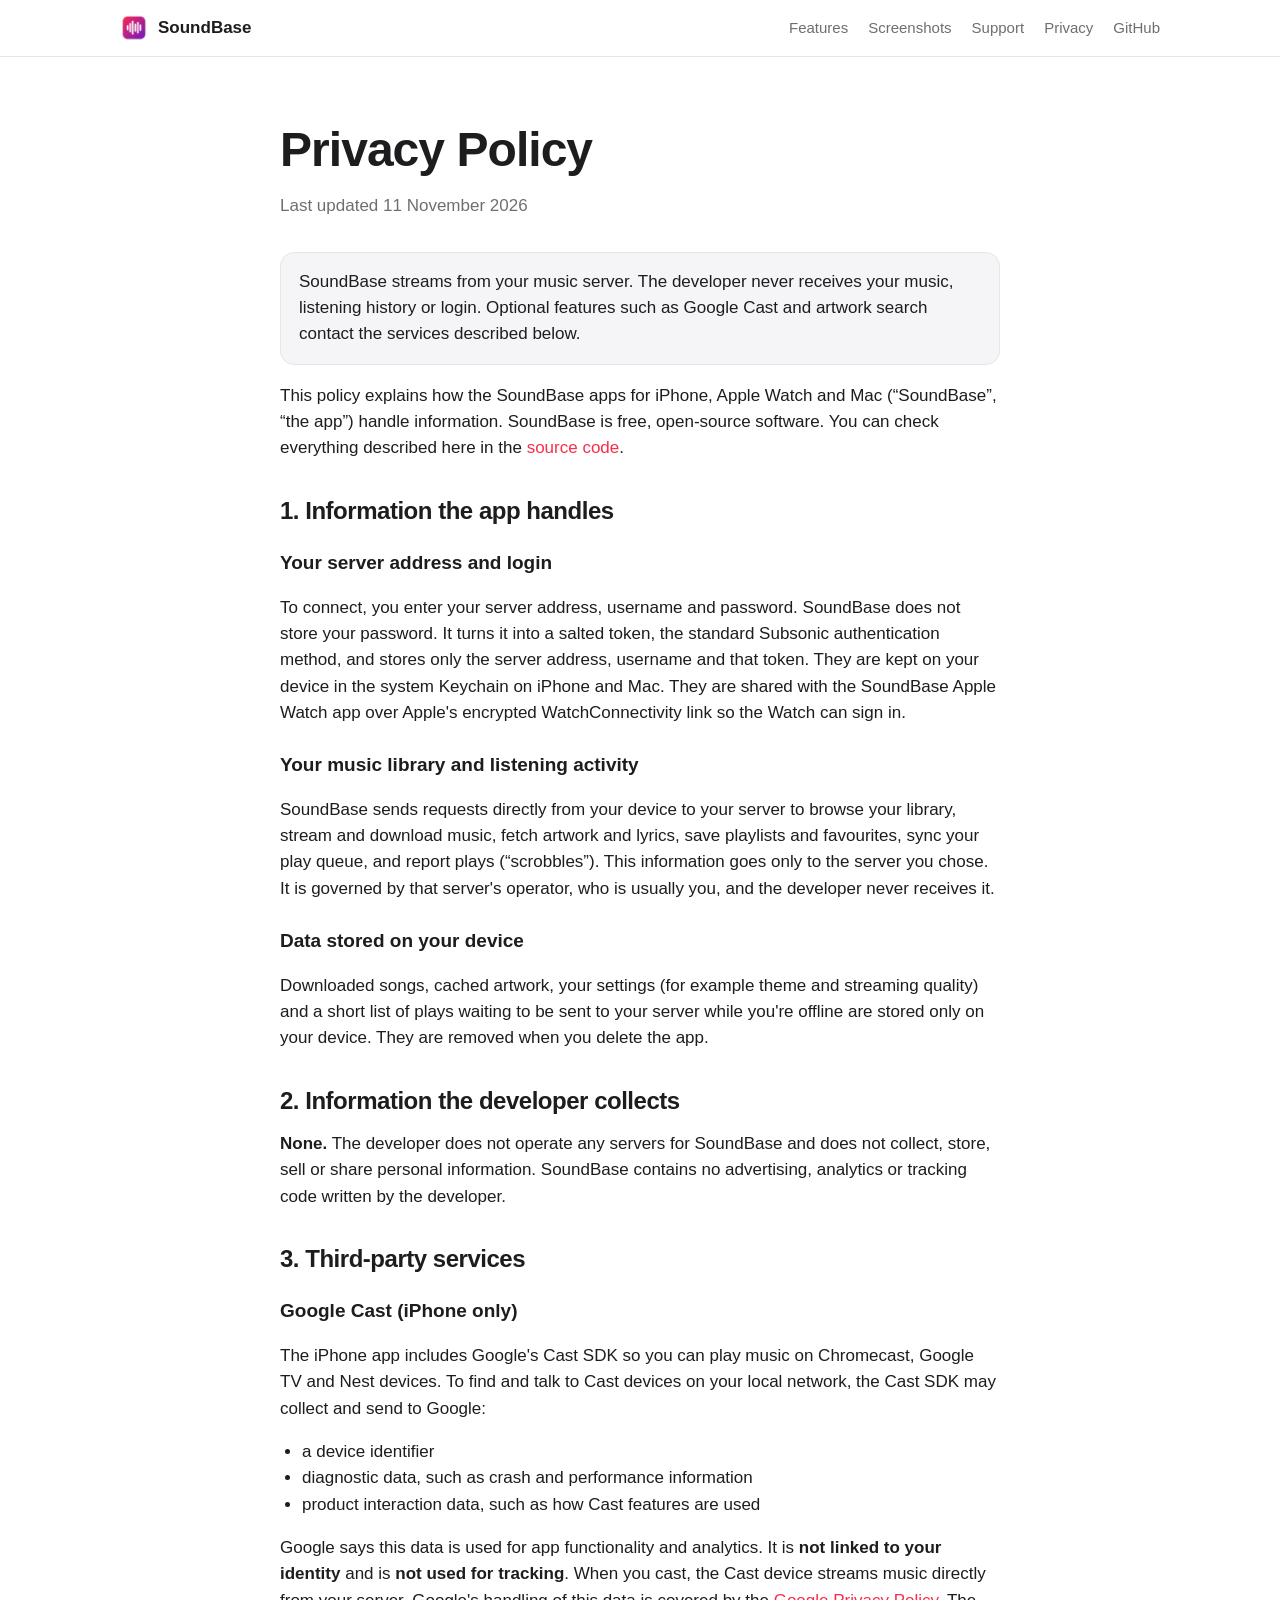
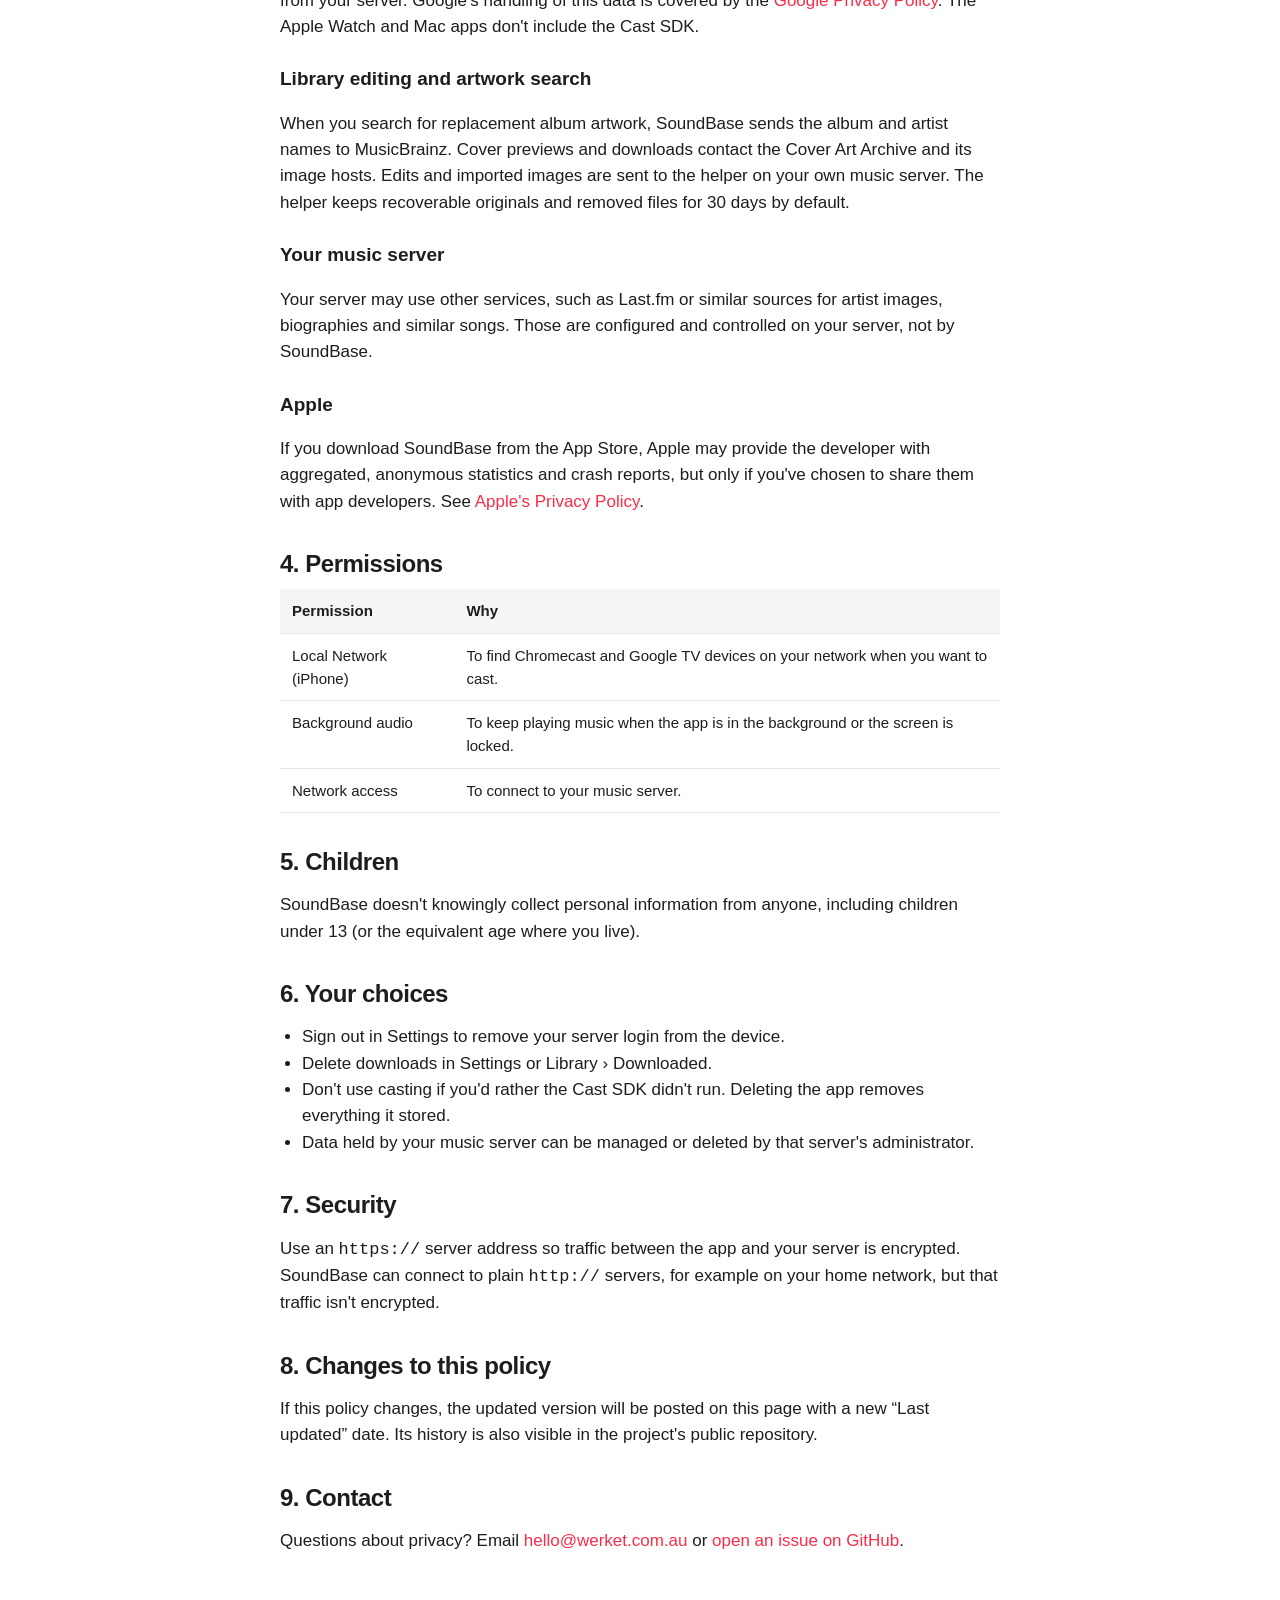
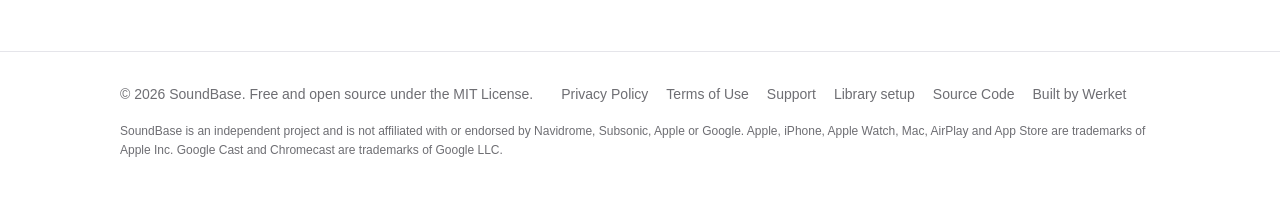
<file: docs/privacy.html>
<!doctype html>
<html lang="en">
<head>
<meta charset="utf-8">
<meta name="viewport" content="width=device-width, initial-scale=1">
<title>Privacy Policy — SoundBase</title>
<meta name="description" content="How SoundBase handles your information.">
<meta property="og:title" content="Privacy Policy — SoundBase">
<meta property="og:description" content="How SoundBase handles your information.">
<meta property="og:image" content="assets/icon.png">
<link rel="icon" href="assets/favicon.png">
<link rel="apple-touch-icon" href="assets/icon.png">
<link rel="stylesheet" href="assets/style.css?v=e8a472062307">
</head>
<body>
<header class="nav"><div class="wrap">
  <a class="brand" href="index.html"><img src="assets/icon.png" alt="">SoundBase</a>
  <nav class="links">
    <a href="index.html#features" class="hide-sm">Features</a>
    <a href="index.html#screenshots" class="hide-sm">Screenshots</a>
    <a href="support.html">Support</a>
    <a href="privacy.html">Privacy</a>
    <a href="https://github.com/werket-werk/SoundBase">GitHub</a>
  </nav>
</div></header>
<main>

<article class="doc"><div class="wrap">
<h1>Privacy Policy</h1>
<p class="updated">Last updated 11 November 2026</p>

<div class="callout">SoundBase streams from your music server. The developer never receives your music, listening history or login. Optional features such as Google Cast and artwork search contact the services described below.</div>

<p>This policy explains how the SoundBase apps for iPhone, Apple Watch and Mac (“SoundBase”, “the app”) handle information. SoundBase is free, open-source software. You can check everything described here in the <a href="https://github.com/werket-werk/SoundBase">source code</a>.</p>

<h2>1. Information the app handles</h2>
<h3>Your server address and login</h3>
<p>To connect, you enter your server address, username and password. SoundBase does not store your password. It turns it into a salted token, the standard Subsonic authentication method, and stores only the server address, username and that token. They are kept on your device in the system Keychain on iPhone and Mac. They are shared with the SoundBase Apple Watch app over Apple's encrypted WatchConnectivity link so the Watch can sign in.</p>

<h3>Your music library and listening activity</h3>
<p>SoundBase sends requests directly from your device to your server to browse your library, stream and download music, fetch artwork and lyrics, save playlists and favourites, sync your play queue, and report plays (“scrobbles”). This information goes only to the server you chose. It is governed by that server's operator, who is usually you, and the developer never receives it.</p>

<h3>Data stored on your device</h3>
<p>Downloaded songs, cached artwork, your settings (for example theme and streaming quality) and a short list of plays waiting to be sent to your server while you're offline are stored only on your device. They are removed when you delete the app.</p>

<h2>2. Information the developer collects</h2>
<p><strong>None.</strong> The developer does not operate any servers for SoundBase and does not collect, store, sell or share personal information. SoundBase contains no advertising, analytics or tracking code written by the developer.</p>

<h2>3. Third-party services</h2>
<h3>Google Cast (iPhone only)</h3>
<p>The iPhone app includes Google's Cast SDK so you can play music on Chromecast, Google TV and Nest devices. To find and talk to Cast devices on your local network, the Cast SDK may collect and send to Google:</p>
<ul>
  <li>a device identifier</li>
  <li>diagnostic data, such as crash and performance information</li>
  <li>product interaction data, such as how Cast features are used</li>
</ul>
<p>Google says this data is used for app functionality and analytics. It is <strong>not linked to your identity</strong> and is <strong>not used for tracking</strong>. When you cast, the Cast device streams music directly from your server. Google's handling of this data is covered by the <a href="https://policies.google.com/privacy">Google Privacy Policy</a>. The Apple Watch and Mac apps don't include the Cast SDK.</p>

<h3>Library editing and artwork search</h3>
<p>When you search for replacement album artwork, SoundBase sends the album and artist names to MusicBrainz. Cover previews and downloads contact the Cover Art Archive and its image hosts. Edits and imported images are sent to the helper on your own music server. The helper keeps recoverable originals and removed files for 30 days by default.</p>

<h3>Your music server</h3>
<p>Your server may use other services, such as Last.fm or similar sources for artist images, biographies and similar songs. Those are configured and controlled on your server, not by SoundBase.</p>

<h3>Apple</h3>
<p>If you download SoundBase from the App Store, Apple may provide the developer with aggregated, anonymous statistics and crash reports, but only if you've chosen to share them with app developers. See <a href="https://www.apple.com/legal/privacy/">Apple's Privacy Policy</a>.</p>

<h2>4. Permissions</h2>
<table>
  <tr><th>Permission</th><th>Why</th></tr>
  <tr><td>Local Network (iPhone)</td><td>To find Chromecast and Google TV devices on your network when you want to cast.</td></tr>
  <tr><td>Background audio</td><td>To keep playing music when the app is in the background or the screen is locked.</td></tr>
  <tr><td>Network access</td><td>To connect to your music server.</td></tr>
</table>

<h2>5. Children</h2>
<p>SoundBase doesn't knowingly collect personal information from anyone, including children under 13 (or the equivalent age where you live).</p>

<h2>6. Your choices</h2>
<ul>
  <li>Sign out in Settings to remove your server login from the device.</li>
  <li>Delete downloads in Settings or Library › Downloaded.</li>
  <li>Don't use casting if you'd rather the Cast SDK didn't run. Deleting the app removes everything it stored.</li>
  <li>Data held by your music server can be managed or deleted by that server's administrator.</li>
</ul>

<h2>7. Security</h2>
<p>Use an <code>https://</code> server address so traffic between the app and your server is encrypted. SoundBase can connect to plain <code>http://</code> servers, for example on your home network, but that traffic isn't encrypted.</p>

<h2>8. Changes to this policy</h2>
<p>If this policy changes, the updated version will be posted on this page with a new “Last updated” date. Its history is also visible in the project's public repository.</p>

<h2>9. Contact</h2>
<p>Questions about privacy? Email <a href="mailto:hello@werket.com.au">hello@werket.com.au</a> or <a href="https://github.com/werket-werk/SoundBase/issues">open an issue on GitHub</a>.</p>
</div></article>

</main>
<footer><div class="wrap">
  <span>© 2026 SoundBase. Free and open source under the MIT License.</span>
  <span class="links"><a href="privacy.html">Privacy Policy</a><a href="terms.html">Terms of Use</a><a href="support.html">Support</a><a href="library-setup.html">Library setup</a><a href="https://github.com/werket-werk/SoundBase">Source Code</a><a href="https://werket.com.au">Built by Werket</a></span>
  <span class="fine">SoundBase is an independent project and is not affiliated with or endorsed by Navidrome, Subsonic, Apple or Google. Apple, iPhone, Apple Watch, Mac, AirPlay and App Store are trademarks of Apple Inc. Google Cast and Chromecast are trademarks of Google LLC.</span>
</div></footer>
</body>
</html>
</file>
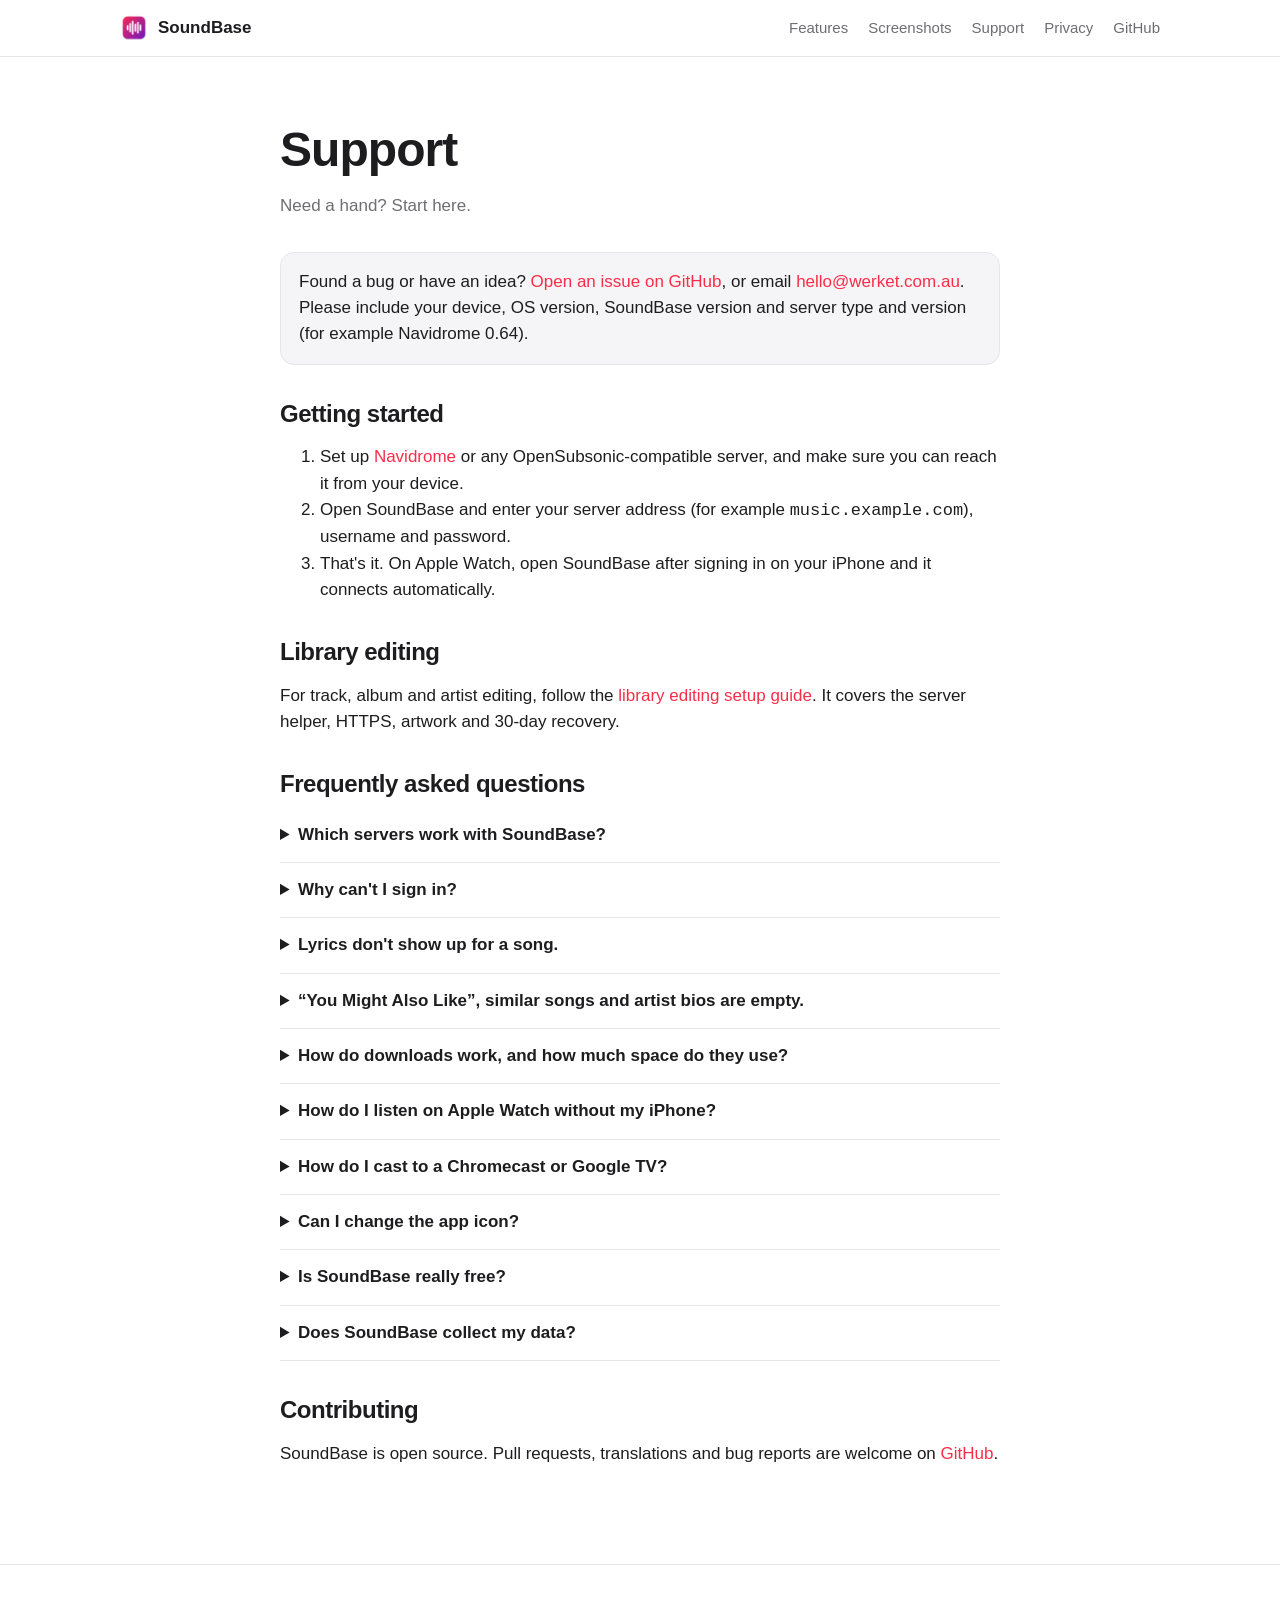
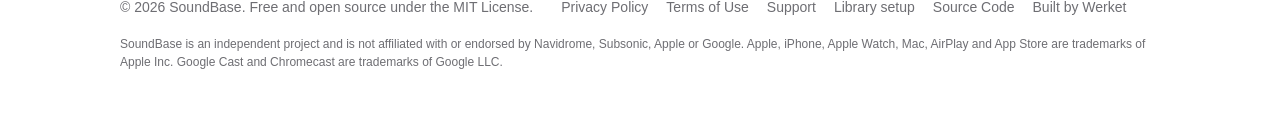
<file: docs/support.html>
<!doctype html>
<html lang="en">
<head>
<meta charset="utf-8">
<meta name="viewport" content="width=device-width, initial-scale=1">
<title>Support — SoundBase</title>
<meta name="description" content="Help with setting up and using SoundBase.">
<meta property="og:title" content="Support — SoundBase">
<meta property="og:description" content="Help with setting up and using SoundBase.">
<meta property="og:image" content="assets/icon.png">
<link rel="icon" href="assets/favicon.png">
<link rel="apple-touch-icon" href="assets/icon.png">
<link rel="stylesheet" href="assets/style.css?v=e8a472062307">
</head>
<body>
<header class="nav"><div class="wrap">
  <a class="brand" href="index.html"><img src="assets/icon.png" alt="">SoundBase</a>
  <nav class="links">
    <a href="index.html#features" class="hide-sm">Features</a>
    <a href="index.html#screenshots" class="hide-sm">Screenshots</a>
    <a href="support.html">Support</a>
    <a href="privacy.html">Privacy</a>
    <a href="https://github.com/werket-werk/SoundBase">GitHub</a>
  </nav>
</div></header>
<main>

<article class="doc"><div class="wrap">
<h1>Support</h1>
<p class="updated">Need a hand? Start here.</p>

<div class="callout">Found a bug or have an idea? <a href="https://github.com/werket-werk/SoundBase/issues/new">Open an issue on GitHub</a>, or email <a href="mailto:hello@werket.com.au">hello@werket.com.au</a>. Please include your device, OS version, SoundBase version and server type and version (for example Navidrome 0.64).</div>

<h2>Getting started</h2>
<ol>
  <li>Set up <a href="https://www.navidrome.org/docs/installation/">Navidrome</a> or any OpenSubsonic-compatible server, and make sure you can reach it from your device.</li>
  <li>Open SoundBase and enter your server address (for example <code>music.example.com</code>), username and password.</li>
  <li>That's it. On Apple Watch, open SoundBase after signing in on your iPhone and it connects automatically.</li>
</ol>

<h2>Library editing</h2>
<p>For track, album and artist editing, follow the <a href="library-setup.html">library editing setup guide</a>. It covers the server helper, HTTPS, artwork and 30-day recovery.</p>

<h2>Frequently asked questions</h2>
<details><summary>Which servers work with SoundBase?</summary><p>Navidrome is the main server it's tested with. Other servers that support the Subsonic or OpenSubsonic API should work, but some features (like synced lyrics) depend on the server supporting them.</p></details>
<details><summary>Why can't I sign in?</summary><p>Check the address includes the right port if your server uses one (for example <code>music.example.com:4533</code>), that the server is reachable from your device, and that your username and password work in the server's web interface. If your server is only on your home network, you need to be on that network or a VPN.</p></details>
<details><summary>Lyrics don't show up for a song.</summary><p>Lyrics come from your server. Navidrome reads lyrics embedded in your music files and from <code>.lrc</code> files next to them. Time-synced lyrics need a synced (LRC) source.</p></details>
<details><summary>“You Might Also Like”, similar songs and artist bios are empty.</summary><p>These come from your server's external info provider. In Navidrome, enable Last.fm integration (or another agent) so it can fetch similar artists and biographies.</p></details>
<details><summary>How do downloads work, and how much space do they use?</summary><p>By default, lossless songs are converted to AAC 256 kbps as they download (about 2 MB per minute). MP3 and AAC files that are already small are kept as they are. You can choose Original, 256, 192 or 128 kbps in Settings. Apple Watch downloads use AAC 128 kbps. AAC conversion needs Navidrome 0.64 or later.</p></details>
<details><summary>How do I listen on Apple Watch without my iPhone?</summary><p>On the Watch, open SoundBase and download a playlist or album while connected to Wi-Fi or your iPhone. Then pair Bluetooth headphones with your Watch and play from Downloaded.</p></details>
<details><summary>How do I cast to a Chromecast or Google TV?</summary><p>Make sure your iPhone and the Cast device are on the same Wi-Fi network and that you've allowed Local Network access for SoundBase (Settings › Privacy &amp; Security › Local Network). Then tap the Cast button in Now Playing. Your server must be reachable from the Cast device, and an <code>https://</code> address works best.</p></details>
<details><summary>Can I change the app icon?</summary><p>Yes. Pick a colour in Settings › Appearance and the icon changes to match, if “App Icon Matches Colour” is on.</p></details>
<details><summary>Is SoundBase really free?</summary><p>Yes. It's free, has no ads or in-app purchases, and the full source code is on <a href="https://github.com/werket-werk/SoundBase">GitHub</a> under the MIT License.</p></details>
<details><summary>Does SoundBase collect my data?</summary><p>The developer does not collect your data. See the <a href="privacy.html">privacy policy</a> for how optional features such as Google Cast and artwork search use third-party services.</p></details>

<h2>Contributing</h2>
<p>SoundBase is open source. Pull requests, translations and bug reports are welcome on <a href="https://github.com/werket-werk/SoundBase">GitHub</a>.</p>
</div></article>

</main>
<footer><div class="wrap">
  <span>© 2026 SoundBase. Free and open source under the MIT License.</span>
  <span class="links"><a href="privacy.html">Privacy Policy</a><a href="terms.html">Terms of Use</a><a href="support.html">Support</a><a href="library-setup.html">Library setup</a><a href="https://github.com/werket-werk/SoundBase">Source Code</a><a href="https://werket.com.au">Built by Werket</a></span>
  <span class="fine">SoundBase is an independent project and is not affiliated with or endorsed by Navidrome, Subsonic, Apple or Google. Apple, iPhone, Apple Watch, Mac, AirPlay and App Store are trademarks of Apple Inc. Google Cast and Chromecast are trademarks of Google LLC.</span>
</div></footer>
</body>
</html>
</file>
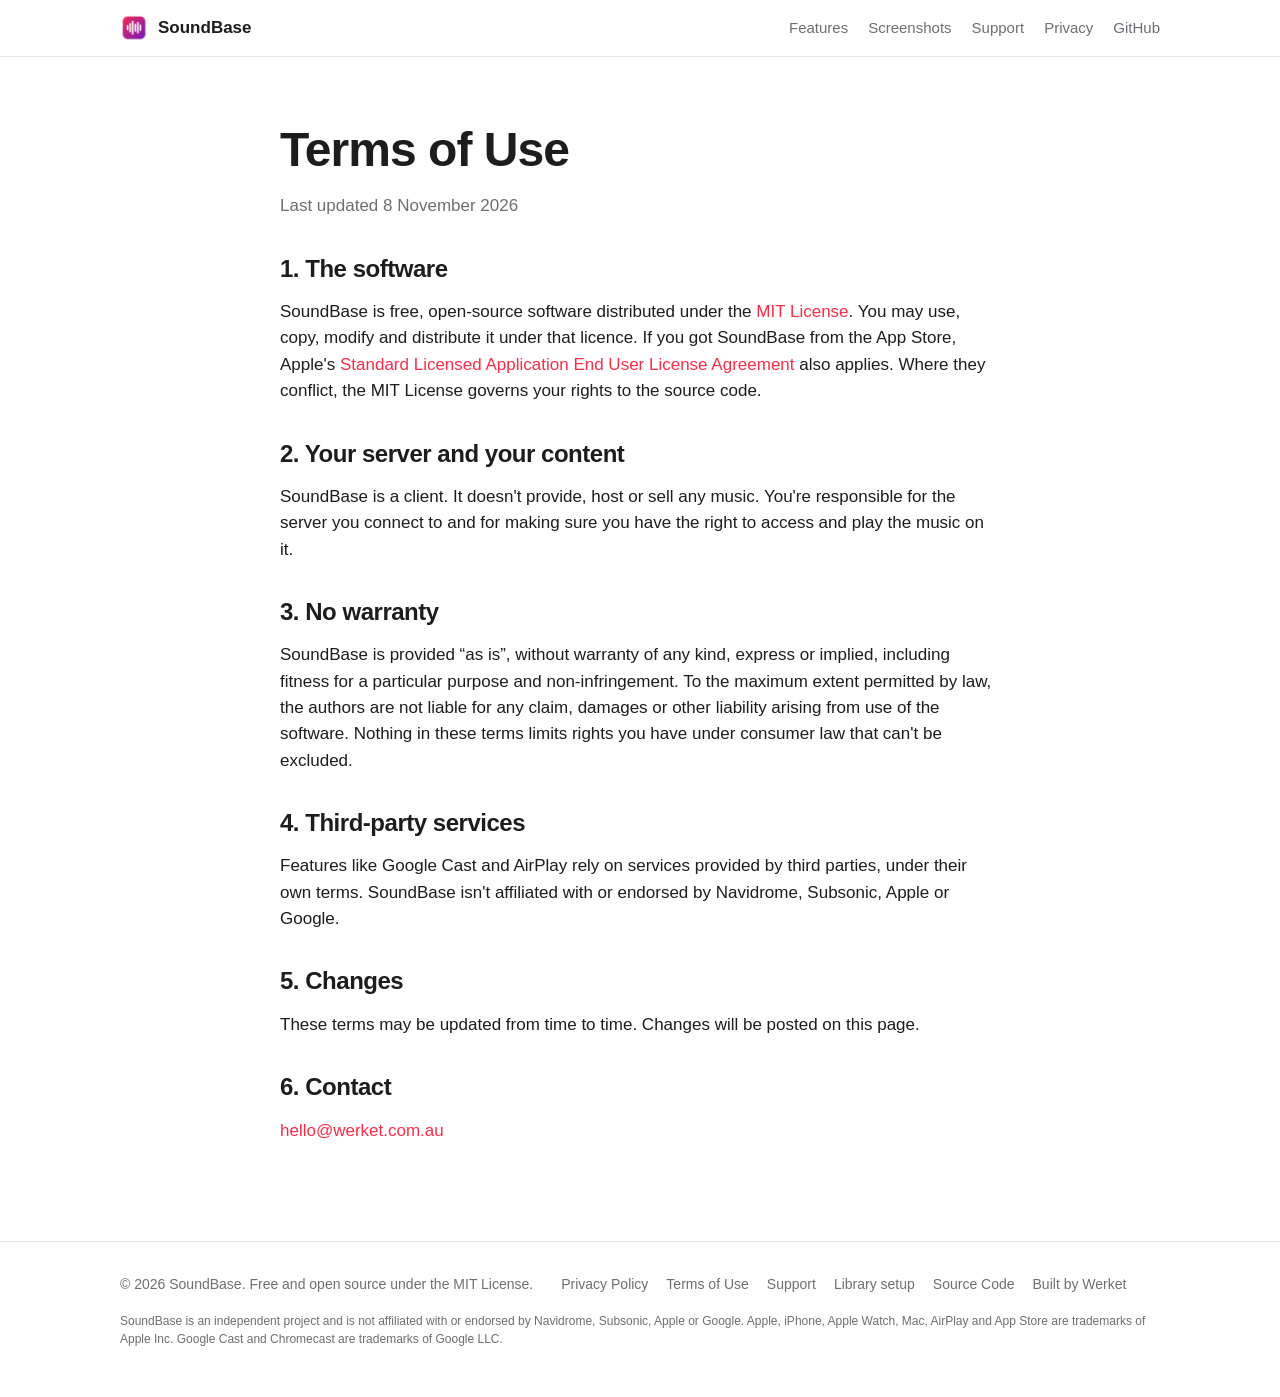
<file: docs/terms.html>
<!doctype html>
<html lang="en">
<head>
<meta charset="utf-8">
<meta name="viewport" content="width=device-width, initial-scale=1">
<title>Terms of Use — SoundBase</title>
<meta name="description" content="Terms for using SoundBase.">
<meta property="og:title" content="Terms of Use — SoundBase">
<meta property="og:description" content="Terms for using SoundBase.">
<meta property="og:image" content="assets/icon.png">
<link rel="icon" href="assets/favicon.png">
<link rel="apple-touch-icon" href="assets/icon.png">
<link rel="stylesheet" href="assets/style.css?v=e8a472062307">
</head>
<body>
<header class="nav"><div class="wrap">
  <a class="brand" href="index.html"><img src="assets/icon.png" alt="">SoundBase</a>
  <nav class="links">
    <a href="index.html#features" class="hide-sm">Features</a>
    <a href="index.html#screenshots" class="hide-sm">Screenshots</a>
    <a href="support.html">Support</a>
    <a href="privacy.html">Privacy</a>
    <a href="https://github.com/werket-werk/SoundBase">GitHub</a>
  </nav>
</div></header>
<main>

<article class="doc"><div class="wrap">
<h1>Terms of Use</h1>
<p class="updated">Last updated 8 November 2026</p>

<h2>1. The software</h2>
<p>SoundBase is free, open-source software distributed under the <a href="https://github.com/werket-werk/SoundBase/blob/main/LICENSE">MIT License</a>. You may use, copy, modify and distribute it under that licence. If you got SoundBase from the App Store, Apple's <a href="https://www.apple.com/legal/internet-services/itunes/dev/stdeula/">Standard Licensed Application End User License Agreement</a> also applies. Where they conflict, the MIT License governs your rights to the source code.</p>

<h2>2. Your server and your content</h2>
<p>SoundBase is a client. It doesn't provide, host or sell any music. You're responsible for the server you connect to and for making sure you have the right to access and play the music on it.</p>

<h2>3. No warranty</h2>
<p>SoundBase is provided “as is”, without warranty of any kind, express or implied, including fitness for a particular purpose and non-infringement. To the maximum extent permitted by law, the authors are not liable for any claim, damages or other liability arising from use of the software. Nothing in these terms limits rights you have under consumer law that can't be excluded.</p>

<h2>4. Third-party services</h2>
<p>Features like Google Cast and AirPlay rely on services provided by third parties, under their own terms. SoundBase isn't affiliated with or endorsed by Navidrome, Subsonic, Apple or Google.</p>

<h2>5. Changes</h2>
<p>These terms may be updated from time to time. Changes will be posted on this page.</p>

<h2>6. Contact</h2>
<p><a href="mailto:hello@werket.com.au">hello@werket.com.au</a></p>
</div></article>

</main>
<footer><div class="wrap">
  <span>© 2026 SoundBase. Free and open source under the MIT License.</span>
  <span class="links"><a href="privacy.html">Privacy Policy</a><a href="terms.html">Terms of Use</a><a href="support.html">Support</a><a href="library-setup.html">Library setup</a><a href="https://github.com/werket-werk/SoundBase">Source Code</a><a href="https://werket.com.au">Built by Werket</a></span>
  <span class="fine">SoundBase is an independent project and is not affiliated with or endorsed by Navidrome, Subsonic, Apple or Google. Apple, iPhone, Apple Watch, Mac, AirPlay and App Store are trademarks of Apple Inc. Google Cast and Chromecast are trademarks of Google LLC.</span>
</div></footer>
</body>
</html>
</file>
<file: docs/assets/style.css>
:root {
  --bg: #ffffff;
  --bg-soft: #f5f5f7;
  --text: #1d1d1f;
  --muted: #6e6e73;
  --line: #e5e5ea;
  --accent: #fa2d48;
  --accent-2: #7a1fd1;
  --card: #ffffff;
  --radius: 18px;
  --max: 1080px;
}
@media (prefers-color-scheme: dark) {
  :root:not([data-theme="light"]) {
    --bg: #000000;
    --bg-soft: #111113;
    --text: #f5f5f7;
    --muted: #a1a1a6;
    --line: #2c2c2e;
    --card: #1c1c1e;
  }
}
* { box-sizing: border-box; }
html { -webkit-text-size-adjust: 100%; }
body {
  margin: 0;
  background: var(--bg);
  color: var(--text);
  font: 17px/1.55 -apple-system, BlinkMacSystemFont, "SF Pro Text", "Inter", "Segoe UI", Roboto, sans-serif;
}
a { color: var(--accent); text-decoration: none; }
a:hover { text-decoration: underline; }
.wrap { max-width: var(--max); margin: 0 auto; padding: 0 20px; }

/* Nav */
.nav { position: sticky; top: 0; z-index: 10; backdrop-filter: saturate(180%) blur(20px); background: color-mix(in srgb, var(--bg) 80%, transparent); border-bottom: 1px solid var(--line); }
.nav .wrap { display: flex; align-items: center; gap: 24px; height: 56px; }
.brand { display: flex; align-items: center; gap: 10px; font-weight: 700; color: var(--text); }
.brand img { width: 28px; height: 28px; }
.nav .links { margin-left: auto; display: flex; gap: 20px; font-size: 15px; }
.nav .links a { color: var(--muted); }
.nav .links a:hover { color: var(--text); text-decoration: none; }

/* Hero */
.hero { text-align: center; padding: 88px 0 56px; }
.hero-banner { display: block; width: 100%; height: auto; border-radius: var(--radius); }
.hero h1 { font-size: clamp(40px, 7vw, 72px); line-height: 1.05; letter-spacing: -0.03em; margin: 24px 0 12px; }
.hero h1 span { background: linear-gradient(120deg, var(--accent), var(--accent-2)); -webkit-background-clip: text; background-clip: text; color: transparent; }
.hero p.lede { font-size: clamp(19px, 2.4vw, 24px); color: var(--muted); max-width: 680px; margin: 0 auto 32px; }
.buttons { display: flex; gap: 12px; justify-content: center; flex-wrap: wrap; }
.btn { display: inline-flex; align-items: center; gap: 8px; padding: 13px 22px; border-radius: 999px; font-weight: 600; font-size: 16px; }
.btn.primary { background: var(--text); color: var(--bg); }
.btn.secondary { background: var(--bg-soft); color: var(--text); border: 1px solid var(--line); }
.btn:hover { text-decoration: none; opacity: .9; }
.platforms { margin-top: 18px; color: var(--muted); font-size: 14px; }

/* Sections */
section { padding: 64px 0; }
section.soft { background: var(--bg-soft); }
h2 { font-size: clamp(30px, 4vw, 44px); letter-spacing: -0.02em; line-height: 1.1; margin: 0 0 12px; }
.section-lede { color: var(--muted); font-size: 19px; max-width: 640px; margin: 0 0 36px; }
.grid { display: grid; gap: 18px; grid-template-columns: repeat(auto-fit, minmax(260px, 1fr)); }
.card { background: var(--card); border: 1px solid var(--line); border-radius: var(--radius); padding: 24px; }
.card .ico { width: 44px; height: 44px; border-radius: 12px; display: grid; place-items: center; font-size: 22px; color: #fff; background: linear-gradient(135deg, var(--accent), var(--accent-2)); margin-bottom: 14px; }
.card h3 { margin: 0 0 6px; font-size: 19px; }
.card p { margin: 0; color: var(--muted); font-size: 16px; }

.devices { display: grid; gap: 18px; grid-template-columns: repeat(auto-fit, minmax(300px, 1fr)); }
.device { border-radius: var(--radius); padding: 28px; color: #fff; min-height: 240px; display: flex; flex-direction: column; justify-content: flex-end; }
.device h3 { font-size: 26px; margin: 0 0 8px; }
.device ul { margin: 0; padding-left: 18px; opacity: .92; font-size: 15px; }
.device.phone { background: linear-gradient(145deg, #fa2d48, #8c0d59); }
.device.watch { background: linear-gradient(145deg, #5c4df2, #1a8cf2); }
.device.mac { background: linear-gradient(145deg, #1ab38c, #0d598c); }

/* Screenshots */
#screenshots { scroll-margin-top: 56px; }
#screenshots + .soft { border-top: 1px solid var(--line); }
.screenshot-group + .screenshot-group { margin-top: 42px; }
.screenshot-group h3 { font-size: 26px; margin: 0 0 16px; }
.screenshot-grid { display: grid; gap: 12px; }
.screenshot-iphone, .screenshot-watch { grid-template-columns: repeat(auto-fill, 100px); }
.screenshot-mac { grid-template-columns: repeat(auto-fill, clamp(128px, 35vw, 195px)); }
.screenshot-grid figure { margin: 0; }
.screenshot-grid a, .screenshot-overview a { display: block; border-radius: 12px; }
#screenshots a:focus-visible { outline: 3px solid var(--accent); outline-offset: 3px; }
#screenshots img { display: block; height: auto; border-radius: 12px; }
.screenshot-grid img { width: 100%; }
.screenshot-grid figcaption { color: var(--muted); font-size: 14px; margin-top: 6px; }
.screenshot-overview { margin-top: 8px; }
.screenshot-overview a { width: fit-content; max-width: 100%; margin-top: 12px; }
.screenshot-overview img { max-width: min(100%, 480px); max-height: 260px; width: auto; }

/* Screenshot viewer */
html:has(#screenshot-viewer[open]) { overflow: hidden; }
#screenshot-viewer {
  width: min(100%, 1200px);
  height: 100%;
  height: 100dvh;
  max-width: none;
  max-height: none;
  padding: 12px clamp(12px, 3vw, 32px);
  border: 0;
  background: transparent;
  color: #fff;
}
#screenshot-viewer[open] { display: grid; grid-template-rows: auto minmax(0, 1fr) auto; gap: 12px; }
#screenshot-viewer::backdrop { background: rgba(12, 12, 15, .96); }
.viewer-toolbar, .viewer-controls { display: flex; align-items: center; justify-content: space-between; gap: 12px; }
.viewer-toolbar { font-weight: 600; }
.viewer-stage { display: grid; grid-template: minmax(0, 1fr) / minmax(0, 1fr); place-items: center; touch-action: pinch-zoom; user-select: none; }
.viewer-stage img { display: block; max-width: 100%; max-height: 100%; object-fit: contain; }
.viewer-caption { text-align: center; font-size: 15px; }
.viewer-count { display: block; color: #c3c3ca; font-size: 13px; }
#screenshot-viewer button {
  flex: none;
  width: 44px;
  height: 44px;
  border: 1px solid #63636b;
  border-radius: 50%;
  background: #27272d;
  color: inherit;
  font: inherit;
  font-size: 24px;
  cursor: pointer;
}
#screenshot-viewer button:hover { background: #42424b; }
#screenshot-viewer button:focus-visible { outline: 2px solid #fff; outline-offset: 3px; }

.privacy-banner { display: flex; gap: 20px; align-items: center; flex-wrap: wrap; }
.privacy-banner .big { font-size: 56px; }

/* Docs pages */
.doc { padding: 56px 0 80px; }
.doc .wrap { max-width: 760px; }
.doc h1 { font-size: clamp(34px, 5vw, 48px); letter-spacing: -0.02em; margin: 0 0 6px; }
.doc .updated { color: var(--muted); margin: 0 0 32px; }
.doc h2 { font-size: 24px; margin: 36px 0 10px; }
.doc h3 { font-size: 19px; margin: 24px 0 8px; }
.doc p, .doc li { color: var(--text); }
.doc ul { padding-left: 22px; }
.doc pre { overflow-x: auto; padding: 16px; border: 1px solid var(--line); border-radius: 10px; background: var(--bg-soft); }
.doc pre code { white-space: pre; }
.doc :not(pre) > code { overflow-wrap: anywhere; }
.doc table { width: 100%; border-collapse: collapse; font-size: 15px; margin: 12px 0; display: block; overflow-x: auto; }
.doc th, .doc td { text-align: left; padding: 10px 12px; border-bottom: 1px solid var(--line); vertical-align: top; }
.doc th { background: var(--bg-soft); }
.callout { background: var(--bg-soft); border: 1px solid var(--line); border-radius: 14px; padding: 16px 18px; margin: 18px 0; }
details { border-bottom: 1px solid var(--line); padding: 14px 0; }
summary { cursor: pointer; font-weight: 600; }
details p { color: var(--muted); margin: 10px 0 0; }

footer { border-top: 1px solid var(--line); padding: 32px 0 48px; color: var(--muted); font-size: 14px; }
footer .wrap { display: flex; gap: 16px 28px; flex-wrap: wrap; align-items: center; }
footer .links { display: flex; gap: 18px; flex-wrap: wrap; }
footer a { color: var(--muted); }
footer .fine { width: 100%; font-size: 12px; }

@media (max-width: 640px) {
  .nav .links { gap: 14px; font-size: 14px; }
  .nav .links .hide-sm { display: none; }
  .hero { padding: 56px 0 40px; }
  section { padding: 48px 0; }
}
</file>
